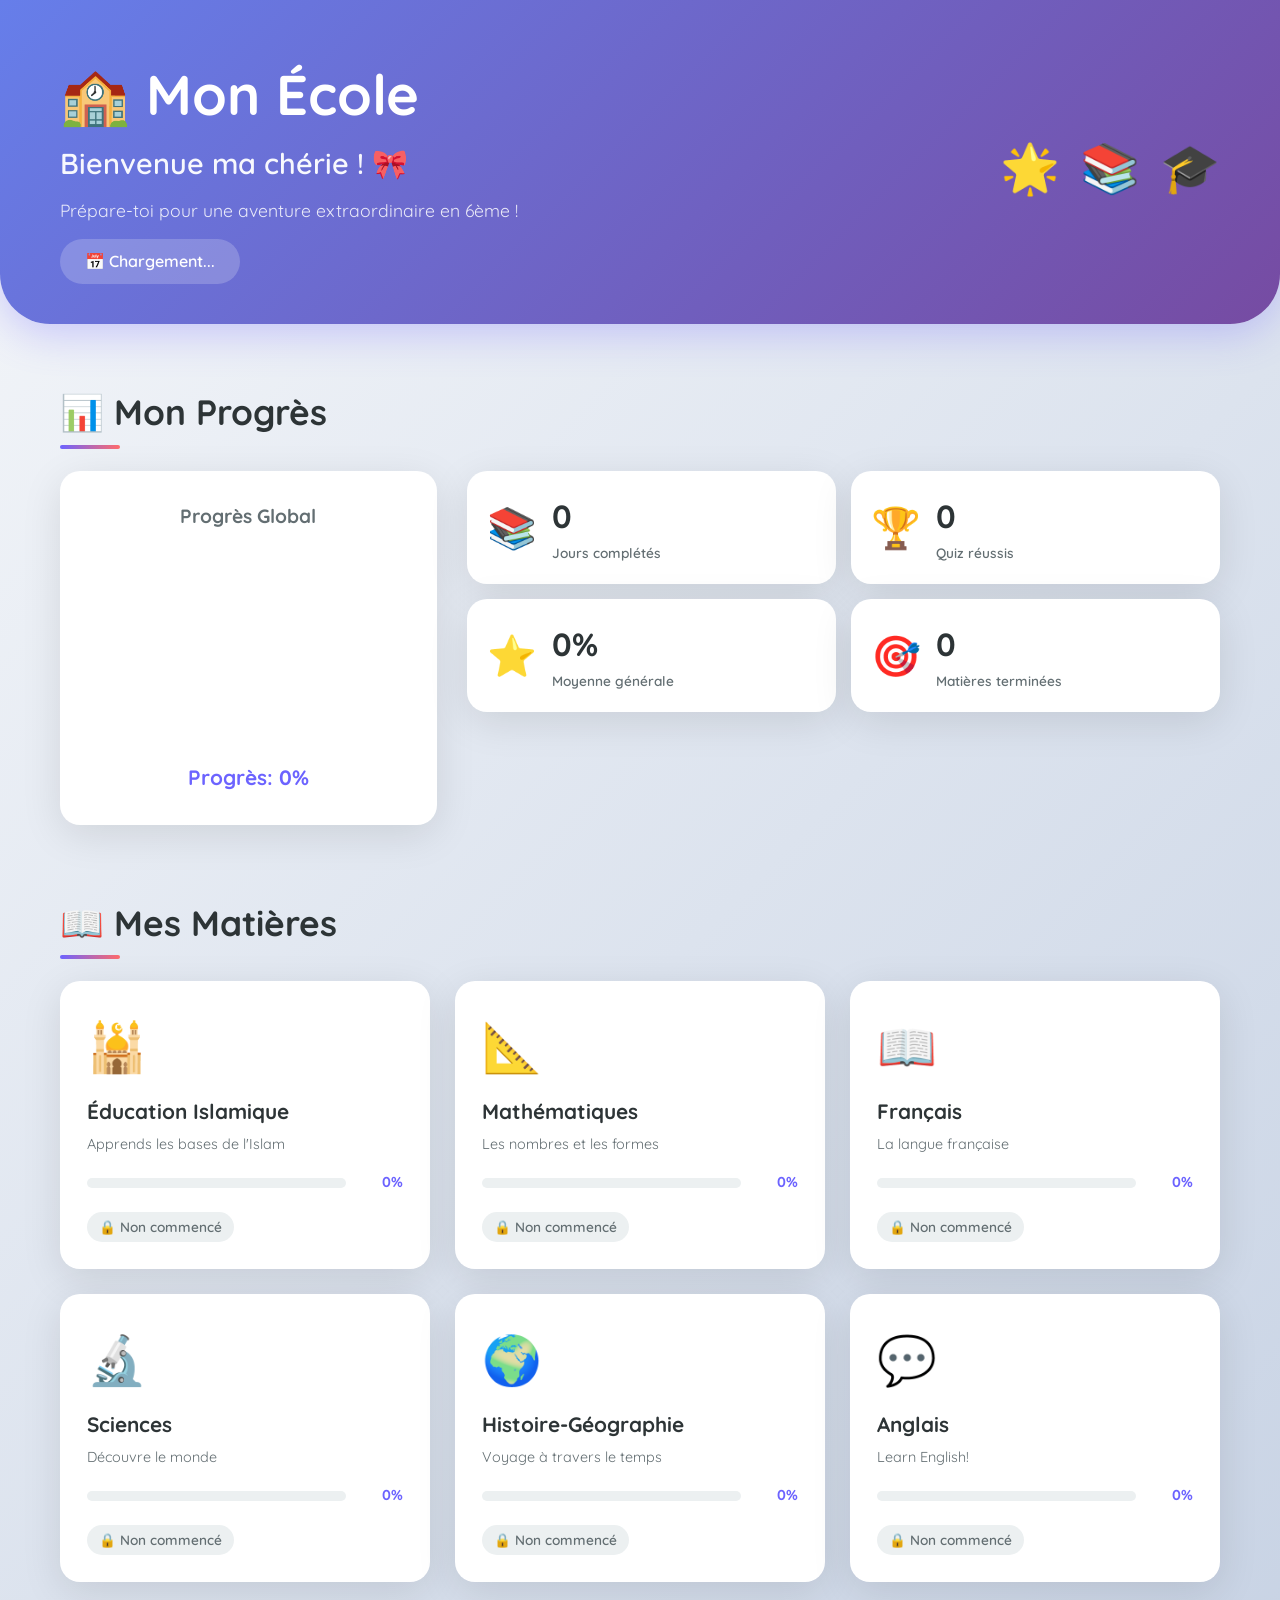
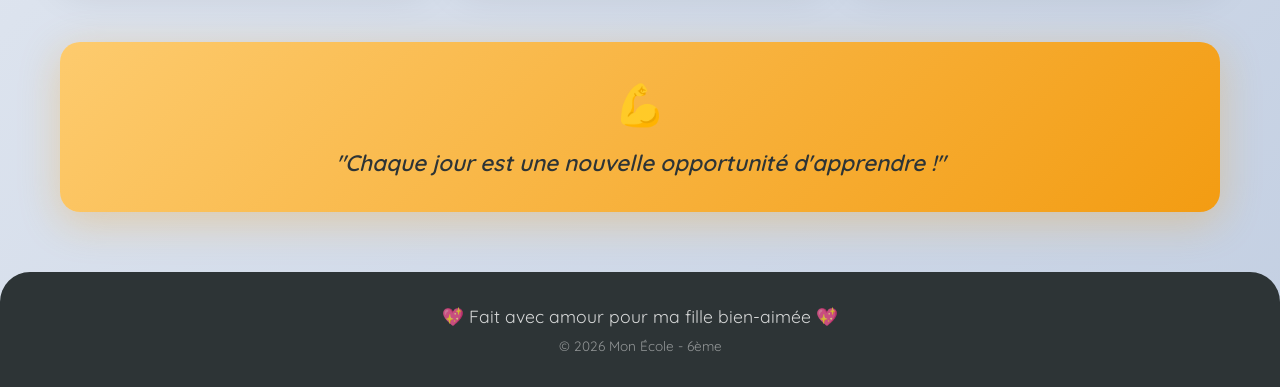
<file: index.html>
<!DOCTYPE html>
<html lang="fr">
<head>
    <meta charset="UTF-8">
    <meta name="viewport" content="width=device-width, initial-scale=1.0">
    <title>🏫 Mon École - 6ème</title>
    <link rel="stylesheet" href="css/style.css">
    <link href="https://fonts.googleapis.com/css2?family=Quicksand:wght@300;400;600;700&display=swap" rel="stylesheet">
</head>
<body>
    <header class="hero">
        <div class="container">
            <div class="hero-content">
                <div class="hero-text">
                    <h1>🏫 Mon École</h1>
                    <p class="subtitle">Bienvenue ma chérie ! 🎀</p>
                    <p class="description">Prépare-toi pour une aventure extraordinaire en 6ème !</p>
                    <div class="date-display">📅 <span id="date-text">Chargement...</span></div>
                </div>
                <div class="hero-emoji">
                    <span class="floating-emoji">🌟</span>
                    <span class="floating-emoji">📚</span>
                    <span class="floating-emoji">🎓</span>
                </div>
            </div>
        </div>
    </header>

    <section class="dashboard">
        <div class="container">
            <h2 class="section-title">📊 Mon Progrès</h2>
            <div class="dashboard-grid">
                <div class="chart-card">
                    <h3>Progrès Global</h3>
                    <div class="chart-container">
                        <canvas id="progressChart" width="200" height="200"></canvas>
                    </div>
                    <p class="chart-label">Progrès: <span id="globalProgress">0%</span></p>
                </div>
                <div class="stats-grid">
                    <div class="stat-card"><span class="stat-icon">📚</span><div class="stat-info"><span class="stat-number" id="totalDays">0</span><span class="stat-label">Jours complétés</span></div></div>
                    <div class="stat-card"><span class="stat-icon">🏆</span><div class="stat-info"><span class="stat-number" id="passedQuizzes">0</span><span class="stat-label">Quiz réussis</span></div></div>
                    <div class="stat-card"><span class="stat-icon">⭐</span><div class="stat-info"><span class="stat-number" id="avgScore">0%</span><span class="stat-label">Moyenne générale</span></div></div>
                    <div class="stat-card"><span class="stat-icon">🎯</span><div class="stat-info"><span class="stat-number" id="subjectsCompleted">0</span><span class="stat-label">Matières terminées</span></div></div>
                </div>
            </div>
        </div>
    </section>

    <section class="subjects">
        <div class="container">
            <h2 class="section-title">📖 Mes Matières</h2>
            <div class="subject-grid">
                <a href="islam.html" class="subject-card"><div class="subject-icon">🕌</div><h3>Éducation Islamique</h3><p class="subject-desc">Apprends les bases de l'Islam</p><div class="gauge-container"><div class="gauge-track"><div class="gauge-fill" id="gauge-islam"></div></div><span class="gauge-percent" id="percent-islam">0%</span></div><span class="subject-status" id="status-islam">🔒 Non commencé</span><span class="subject-arrow">→</span></a>
                <a href="maths.html" class="subject-card"><div class="subject-icon">📐</div><h3>Mathématiques</h3><p class="subject-desc">Les nombres et les formes</p><div class="gauge-container"><div class="gauge-track"><div class="gauge-fill" id="gauge-maths"></div></div><span class="gauge-percent" id="percent-maths">0%</span></div><span class="subject-status" id="status-maths">🔒 Non commencé</span><span class="subject-arrow">→</span></a>
                <a href="francais.html" class="subject-card"><div class="subject-icon">📖</div><h3>Français</h3><p class="subject-desc">La langue française</p><div class="gauge-container"><div class="gauge-track"><div class="gauge-fill" id="gauge-francais"></div></div><span class="gauge-percent" id="percent-francais">0%</span></div><span class="subject-status" id="status-francais">🔒 Non commencé</span><span class="subject-arrow">→</span></a>
                <a href="sciences.html" class="subject-card"><div class="subject-icon">🔬</div><h3>Sciences</h3><p class="subject-desc">Découvre le monde</p><div class="gauge-container"><div class="gauge-track"><div class="gauge-fill" id="gauge-sciences"></div></div><span class="gauge-percent" id="percent-sciences">0%</span></div><span class="subject-status" id="status-sciences">🔒 Non commencé</span><span class="subject-arrow">→</span></a>
                <a href="histoire.html" class="subject-card"><div class="subject-icon">🌍</div><h3>Histoire-Géographie</h3><p class="subject-desc">Voyage à travers le temps</p><div class="gauge-container"><div class="gauge-track"><div class="gauge-fill" id="gauge-histoire"></div></div><span class="gauge-percent" id="percent-histoire">0%</span></div><span class="subject-status" id="status-histoire">🔒 Non commencé</span><span class="subject-arrow">→</span></a>
                <a href="anglais.html" class="subject-card"><div class="subject-icon">💬</div><h3>Anglais</h3><p class="subject-desc">Learn English!</p><div class="gauge-container"><div class="gauge-track"><div class="gauge-fill" id="gauge-anglais"></div></div><span class="gauge-percent" id="percent-anglais">0%</span></div><span class="subject-status" id="status-anglais">🔒 Non commencé</span><span class="subject-arrow">→</span></a>
            </div>
        </div>
    </section>

    <section class="motivation">
        <div class="container">
            <div class="motivation-card">
                <span class="motivation-emoji">💪</span>
                <p id="daily-message">"Chaque jour est une nouvelle opportunité d'apprendre !"</p>
            </div>
        </div>
    </section>

    <footer>
        <div class="container">
            <p>💖 Fait avec amour pour ma fille bien-aimée 💖</p>
            <p class="footer-small">© 2026 Mon École - 6ème</p>
        </div>
    </footer>

    <script src="js/script.js"></script>
</body>
</html>
</file>
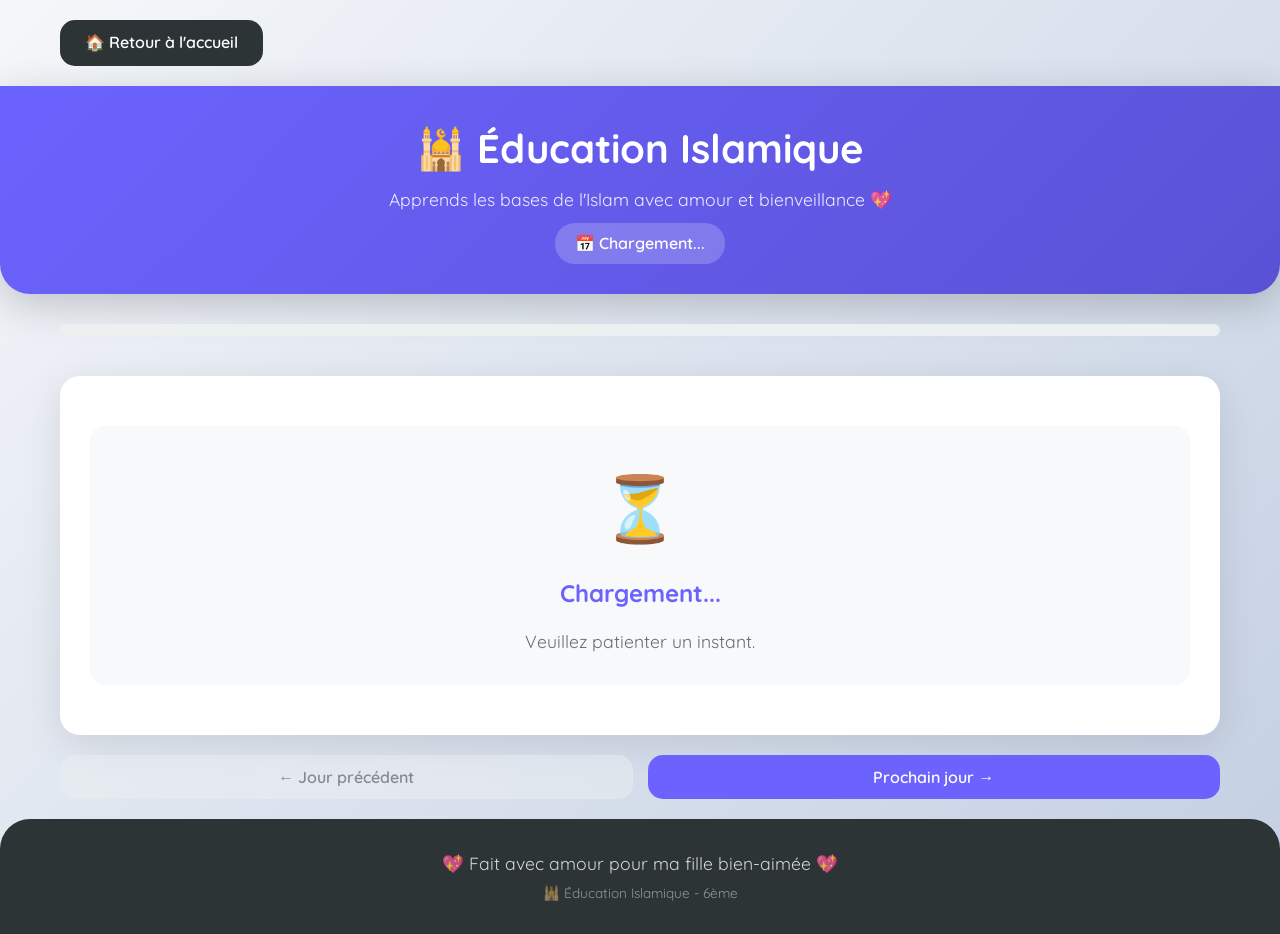
<file: Islam.html>
<!DOCTYPE html>
<html lang="fr">
<head>
    <meta charset="UTF-8">
    <meta name="viewport" content="width=device-width, initial-scale=1.0">
    <title>🕌 Éducation Islamique - Mon École</title>
    <link rel="stylesheet" href="css/style.css">
    <link href="https://fonts.googleapis.com/css2?family=Quicksand:wght@300;400;600;700&display=swap" rel="stylesheet">
    <style>
        .islam-color { background: linear-gradient(135deg, #6C63FF 0%, #5A52D5 100%); }
    </style>
</head>
<body>

    <div class="container" style="padding-top: 20px;">
        <a href="index.html" class="btn-back-home">🏠 Retour à l'accueil</a>
    </div>

    <header class="matiere-header islam-color">
        <div class="container">
            <h1>🕌 Éducation Islamique</h1>
            <p class="subtitle">Apprends les bases de l'Islam avec amour et bienveillance 💖</p>
            <div class="date-info" id="matiere-date">📅 Chargement...</div>
        </div>
    </header>

    <div class="container">

        <div class="progress-bar-container">
            <div class="progress-bar-fill" id="subjectProgress" style="width: 0%;"></div>
        </div>

        <div class="week-progress" id="weekProgress"></div>

        <div id="lessonContainer" class="lesson-container">
            <div class="message-box">
                <div class="big-emoji">⏳</div>
                <h3>Chargement...</h3>
                <p>Veuillez patienter un instant.</p>
            </div>
        </div>

        <div class="navigation-buttons">
            <button class="btn-prev" id="prevDay" disabled>← Jour précédent</button>
            <button class="btn-next" id="nextDay">Prochain jour →</button>
        </div>

        <div id="quizContainer" class="quiz-container"></div>

    </div>

    <footer>
        <div class="container">
            <p>💖 Fait avec amour pour ma fille bien-aimée 💖</p>
            <p class="footer-small">🕌 Éducation Islamique - 6ème</p>
        </div>
    </footer>

    <script src="js/script.js"></script>
    <script>
        // ============================================ //
        // DONNÉES SPÉCIFIQUES - ISLAM (7 JOURS) //
        // ============================================ //

        const SUBJECT_KEY = 'islam';

        const DAYS_DATA = {
            1: {
                title: 'Jour 1: Les 5 Piliers de l\'Islam',
                content: `
                    <div class="lesson-content">
                        <h3>📖 Les 5 Piliers de l'Islam</h3>
                        <p>L'Islam repose sur 5 piliers essentiels qui guident la vie de chaque musulman :</p>
                        <ul>
                            <li><strong>1. La Shahada</strong> - La profession de foi : "Il n'y a de dieu qu'Allah et Muhammad est Son messager"</li>
                            <li><strong>2. La Salat</strong> - Les 5 prières quotidiennes</li>
                            <li><strong>3. La Zakat</strong> - L'aumône obligatoire (2.5% de l'épargne)</li>
                            <li><strong>4. Le Sawm</strong> - Le jeûne du mois de Ramadan</li>
                            <li><strong>5. Le Hajj</strong> - Le pèlerinage à La Mecque (au moins une fois dans la vie)</li>
                        </ul>
                        <div class="lesson-tip">💡 Astuce : Les piliers sont comme les fondations d'une maison - ils soutiennent toute la structure de l'Islam !</div>
                    </div>
                `,
                quiz: {
                    questions: [
                        { question: "Combien y a-t-il de piliers en Islam ?", options: ["3", "4", "5", "6"], correct: 2 },
                        { question: "Que signifie la Shahada ?", options: ["La prière", "La profession de foi", "Le jeûne", "Le pèlerinage"], correct: 1 },
                        { question: "Combien de prières quotidiennes y a-t-il en Islam ?", options: ["3", "4", "5", "6"], correct: 2 },
                        { question: "Qu'est-ce que la Zakat ?", options: ["Le jeûne", "L'aumône obligatoire", "Le pèlerinage", "La prière"], correct: 1 },
                        { question: "Pendant quel mois musulman pratique-t-on le jeûne ?", options: ["Muharram", "Ramadan", "Dhu al-Hijjah", "Rabi' al-Awwal"], correct: 1 }
                    ]
                }
            },
            2: {
                title: 'Jour 2: La Shahada - La Profession de Foi',
                content: `
                    <div class="lesson-content">
                        <h3>📖 La Shahada</h3>
                        <p>La Shahada est la porte d'entrée de l'Islam. C'est la déclaration qui fait devenir musulman.</p>
                        <div class="arabic-text">
                            <p>أشهد أن لا إله إلا الله وأشهد أن محمداً رسول الله</p>
                            <p><em>"Ash-hadu an la ilaha illa Allah, wa ash-hadu anna Muhammadan rasulu Allah"</em></p>
                        </div>
                        <p><strong>Signification :</strong></p>
                        <ul>
                            <li>🔹 <strong>"La ilaha illa Allah"</strong> : Il n'y a de dieu qu'Allah</li>
                            <li>🔹 <strong>"Muhammadan rasulu Allah"</strong> : Muhammad est le messager d'Allah</li>
                        </ul>
                        <div class="lesson-tip">💡 Pour être musulman, il suffit de prononcer la Shahada avec sincérité et conviction !</div>
                    </div>
                `,
                quiz: {
                    questions: [
                        { question: "Que signifie 'La ilaha illa Allah' ?", options: ["Dieu est grand", "Il n'y a de dieu qu'Allah", "Muhammad est le messager", "Allah est le seul"], correct: 1 },
                        { question: "Qui est le dernier prophète de l'Islam ?", options: ["Ibrahim (Abraham)", "Musa (Moïse)", "Muhammad", "Isa (Jésus)"], correct: 2 },
                        { question: "Qu'est-ce que la Shahada ?", options: ["La prière", "La profession de foi", "Le jeûne", "Le pèlerinage"], correct: 1 },
                        { question: "La Shahada est-elle importante en Islam ?", options: ["Non, c'est facultatif", "Oui, c'est le premier pilier", "Seulement pour les adultes", "Pas vraiment"], correct: 1 },
                        { question: "Que signifie 'Muhammadan rasulu Allah' ?", options: ["Muhammad est aimé d'Allah", "Muhammad est le messager d'Allah", "Muhammad est le fils d'Allah", "Muhammad est un prophète"], correct: 1 }
                    ]
                }
            },
            3: {
                title: 'Jour 3: La Salat - La Prière',
                content: `
                    <div class="lesson-content">
                        <h3>🕌 La Salat - Les 5 Prières Quotidiennes</h3>
                        <p>La Salat est le deuxième pilier de l'Islam. C'est une prière rituelle que tout musulman doit accomplir 5 fois par jour.</p>
                        <p><strong>Les 5 prières obligatoires :</strong></p>
                        <ul>
                            <li>🌅 <strong>Fajr</strong> - Avant le lever du soleil (2 rak'ahs)</li>
                            <li>☀️ <strong>Dhuhr</strong> - Après le midi (4 rak'ahs)</li>
                            <li>🌤️ <strong>Asr</strong> - L'après-midi (4 rak'ahs)</li>
                            <li>🌅 <strong>Maghrib</strong> - Après le coucher du soleil (3 rak'ahs)</li>
                            <li>🌙 <strong>Isha</strong> - La nuit (4 rak'ahs)</li>
                        </ul>
                        <div class="lesson-tip">💡 La prière est un moment de connexion directe avec Allah. C'est comme une conversation personnelle !</div>
                    </div>
                `,
                quiz: {
                    questions: [
                        { question: "Combien de prières quotidiennes y a-t-il en Islam ?", options: ["3", "4", "5", "7"], correct: 2 },
                        { question: "Quelle prière est faite avant le lever du soleil ?", options: ["Dhuhr", "Fajr", "Asr", "Maghrib"], correct: 1 },
                        { question: "Combien de rak'ahs a la prière de Maghrib ?", options: ["2", "3", "4", "5"], correct: 1 },
                        { question: "La Salat est le combien de pilier de l'Islam ?", options: ["1er", "2ème", "3ème", "4ème"], correct: 1 },
                        { question: "Quelle prière est faite pendant la nuit ?", options: ["Fajr", "Dhuhr", "Maghrib", "Isha"], correct: 3 }
                    ]
                }
            },
            4: {
                title: 'Jour 4: La Zakat - L\'Aumône Obligatoire',
                content: `
                    <div class="lesson-content">
                        <h3>💰 La Zakat - L'Aumône Obligatoire</h3>
                        <p>La Zakat est le troisième pilier de l'Islam. C'est une aumône obligatoire que tout musulman doit donner.</p>
                        <p><strong>Points importants :</strong></p>
                        <ul>
                            <li>🔹 On donne <strong>2.5%</strong> de son épargne chaque année</li>
                            <li>🔹 La Zakat purifie l'argent et aide les pauvres</li>
                            <li>🔹 Elle est donnée aux personnes dans le besoin : pauvres, orphelins, voyageurs, etc.</li>
                            <li>🔹 C'est un droit des pauvres sur l'argent des riches</li>
                        </ul>
                        <div class="lesson-tip">💡 La Zakat enseigne le partage et la solidarité. L'argent ne doit pas rester entre les mains des riches seulement !</div>
                    </div>
                `,
                quiz: {
                    questions: [
                        { question: "Quel pourcentage de l'épargne donne-t-on en Zakat ?", options: ["1%", "2.5%", "5%", "10%"], correct: 1 },
                        { question: "La Zakat est le combien de pilier de l'Islam ?", options: ["1er", "2ème", "3ème", "4ème"], correct: 2 },
                        { question: "À qui donne-t-on la Zakat ?", options: ["Aux riches seulement", "Aux pauvres et dans le besoin", "Aux non-musulmans seulement", "À personne"], correct: 1 },
                        { question: "Quelle est la fréquence de la Zakat ?", options: ["Chaque mois", "Chaque année", "Une fois dans la vie", "Chaque jour"], correct: 1 },
                        { question: "La Zakat purifie-t-elle l'argent ?", options: ["Oui", "Non", "Parfois", "Seulement pour les riches"], correct: 0 }
                    ]
                }
            },
            5: {
                title: 'Jour 5: Le Sawm - Le Jeûne du Ramadan',
                content: `
                    <div class="lesson-content">
                        <h3>🌙 Le Sawm - Le Jeûne du Ramadan</h3>
                        <p>Le Sawm est le quatrième pilier de l'Islam. C'est le jeûne du mois de Ramadan.</p>
                        <p><strong>Ce qu'il faut savoir :</strong></p>
                        <ul>
                            <li>🔹 On jeûne <strong>de l'aube au coucher du soleil</strong></li>
                            <li>🔹 On ne mange pas, ne boit pas et on s'abstient de mauvaises actions</li>
                            <li>🔹 Le Ramadan est le 9ème mois du calendrier islamique</li>
                            <li>🔹 Le jeûne enseigne la patience, la discipline et l'empathie</li>
                            <li>🔹 Les enfants commencent à jeûner progressivement</li>
                        </ul>
                        <div class="lesson-tip">💡 Le jeûne permet de comprendre ce que les pauvres ressentent et d'être plus reconnaissant envers Allah !</div>
                    </div>
                `,
                quiz: {
                    questions: [
                        { question: "Pendant combien de temps jeûne-t-on pendant le Ramadan ?", options: ["Du lever au coucher du soleil", "Du midi au soir", "24 heures", "Du matin au midi"], correct: 0 },
                        { question: "Le Ramadan est quel mois du calendrier islamique ?", options: ["7ème", "8ème", "9ème", "10ème"], correct: 2 },
                        { question: "Le Sawm est le combien de pilier de l'Islam ?", options: ["2ème", "3ème", "4ème", "5ème"], correct: 2 },
                        { question: "Qu'apprend-on par le jeûne ?", options: ["La patience et la discipline", "La paresse", "La colère", "La tristesse"], correct: 0 },
                        { question: "Les enfants doivent-ils jeûner dès leur plus jeune âge ?", options: ["Oui, tout de suite", "Non, ils commencent progressivement", "Non, ils ne jeûnent jamais", "Seulement les garçons"], correct: 1 }
                    ]
                }
            },
            6: {
                title: 'Jour 6: Le Hajj - Le Pèlerinage',
                content: `
                    <div class="lesson-content">
                        <h3>🕋 Le Hajj - Le Pèlerinage à La Mecque</h3>
                        <p>Le Hajj est le cinquième pilier de l'Islam. C'est un pèlerinage à La Mecque que tout musulman doit faire au moins une fois dans sa vie, s'il en a les moyens.</p>
                        <p><strong>Ce qu'il faut savoir :</strong></p>
                        <ul>
                            <li>🔹 Il a lieu pendant le mois de <strong>Dhu al-Hijjah</strong></li>
                            <li>🔹 Les pèlerins portent un vêtement simple et blanc (Ihram)</li>
                            <li>🔹 Ils font le tour de la Kaaba 7 fois</li>
                            <li>🔹 Ils vont sur le mont Arafat pour prier</li>
                            <li>🔹 Le Hajj symbolise l'unité et l'égalité de tous les musulmans</li>
                        </ul>
                        <div class="lesson-tip">💡 Le Hajj rassemble des millions de musulmans du monde entier. Tous sont égaux devant Allah, quelle que soit leur origine !</div>
                    </div>
                `,
                quiz: {
                    questions: [
                        { question: "Le Hajj est le combien de pilier de l'Islam ?", options: ["3ème", "4ème", "5ème", "6ème"], correct: 2 },
                        { question: "Où se trouve La Mecque ?", options: ["Arabie Saoudite", "Égypte", "Maroc", "Turquie"], correct: 0 },
                        { question: "Combien de fois les pèlerins font-ils le tour de la Kaaba ?", options: ["3 fois", "5 fois", "7 fois", "10 fois"], correct: 2 },
                        { question: "Quel vêtement portent les pèlerins ?", options: ["Des vêtements colorés", "Un vêtement simple et blanc (Ihram)", "Des costumes", "Des uniformes"], correct: 1 },
                        { question: "Le Hajj doit être fait combien de fois dans une vie ?", options: ["Chaque année", "Au moins une fois", "Jamais", "10 fois"], correct: 1 }
                    ]
                }
            },
            7: {
                title: 'Jour 7: Quiz Hebdomadaire',
                content: `
                    <div class="lesson-content">
                        <h3>📚 Révision de la Semaine</h3>
                        <p>Félicitations ! Tu as terminé les 6 premiers jours d'apprentissage sur l'Islam. Voici un résumé de ce que tu as appris :</p>
                        <ul>
                            <li>📖 <strong>Jour 1</strong> : Les 5 Piliers de l'Islam</li>
                            <li>📖 <strong>Jour 2</strong> : La Shahada - La Profession de Foi</li>
                            <li>🕌 <strong>Jour 3</strong> : La Salat - Les 5 Prières</li>
                            <li>💰 <strong>Jour 4</strong> : La Zakat - L'Aumône Obligatoire</li>
                            <li>🌙 <strong>Jour 5</strong> : Le Sawm - Le Jeûne du Ramadan</li>
                            <li>🕋 <strong>Jour 6</strong> : Le Hajj - Le Pèlerinage</li>
                        </ul>
                        <div class="lesson-tip">🌟 Maintenant, prépare-toi pour le grand quiz hebdomadaire ! 20 questions t'attendent. Il faut au moins 65% pour réussir. Bonne chance !</div>
                    </div>
                `,
                quiz: {
                    questions: [
                        { question: "Combien y a-t-il de piliers en Islam ?", options: ["3", "4", "5", "6"], correct: 2 },
                        { question: "Qu'est-ce que la Shahada ?", options: ["La prière", "La profession de foi", "Le jeûne", "Le pèlerinage"], correct: 1 },
                        { question: "Combien de prières quotidiennes y a-t-il en Islam ?", options: ["3", "4", "5", "6"], correct: 2 },
                        { question: "Quel pourcentage de l'épargne donne-t-on en Zakat ?", options: ["1%", "2.5%", "5%", "10%"], correct: 1 },
                        { question: "Pendant quel mois musulman jeûne-t-on ?", options: ["Muharram", "Ramadan", "Dhu al-Hijjah", "Rabi' al-Awwal"], correct: 1 },
                        { question: "Où se trouve La Mecque ?", options: ["Arabie Saoudite", "Égypte", "Maroc", "Turquie"], correct: 0 },
                        { question: "Combien de fois les pèlerins font-ils le tour de la Kaaba ?", options: ["3 fois", "5 fois", "7 fois", "10 fois"], correct: 2 },
                        { question: "Le Sawm est le combien de pilier de l'Islam ?", options: ["2ème", "3ème", "4ème", "5ème"], correct: 2 },
                        { question: "La Salat est le combien de pilier de l'Islam ?", options: ["1er", "2ème", "3ème", "4ème"], correct: 1 },
                        { question: "Quelle prière est faite avant le lever du soleil ?", options: ["Dhuhr", "Fajr", "Asr", "Maghrib"], correct: 1 },
                        { question: "Le Hajj est le combien de pilier de l'Islam ?", options: ["3ème", "4ème", "5ème", "6ème"], correct: 2 },
                        { question: "Qu'apprend-on par le jeûne ?", options: ["La patience et la discipline", "La paresse", "La colère", "La tristesse"], correct: 0 },
                        { question: "À qui donne-t-on la Zakat ?", options: ["Aux riches seulement", "Aux pauvres et dans le besoin", "Aux non-musulmans seulement", "À personne"], correct: 1 },
                        { question: "Que signifie 'La ilaha illa Allah' ?", options: ["Dieu est grand", "Il n'y a de dieu qu'Allah", "Muhammad est le messager", "Allah est le seul"], correct: 1 },
                        { question: "Quel vêtement portent les pèlerins ?", options: ["Des vêtements colorés", "Un vêtement simple et blanc (Ihram)", "Des costumes", "Des uniformes"], correct: 1 },
                        { question: "Le Ramadan est quel mois du calendrier islamique ?", options: ["7ème", "8ème", "9ème", "10ème"], correct: 2 },
                        { question: "Qui est le dernier prophète de l'Islam ?", options: ["Ibrahim (Abraham)", "Musa (Moïse)", "Muhammad", "Isa (Jésus)"], correct: 2 },
                        { question: "La Zakat est le combien de pilier de l'Islam ?", options: ["1er", "2ème", "3ème", "4ème"], correct: 2 },
                        { question: "Combien de rak'ahs a la prière de Maghrib ?", options: ["2", "3", "4", "5"], correct: 1 },
                        { question: "Que signifie 'Muhammadan rasulu Allah' ?", options: ["Muhammad est aimé d'Allah", "Muhammad est le messager d'Allah", "Muhammad est le fils d'Allah", "Muhammad est un prophète"], correct: 1 }
                    ]
                }
            }
        };

        // ============================================ //
        // LOGIQUE SPÉCIFIQUE POUR L'ISLAM //
        // ============================================ //

        let currentViewDay = getCurrentDay();

        function getSubjectProgressLocal() {
            return getSubjectProgress(SUBJECT_KEY);
        }

        function updateSubjectProgressLocal(dayNumber, score) {
            return updateSubjectProgress(SUBJECT_KEY, dayNumber, score);
        }

        function isDayCompletedLocal(dayNumber) {
            return isDayCompleted(SUBJECT_KEY, dayNumber);
        }

        function renderLesson(dayNumber) {
            const container = document.getElementById('lessonContainer');
            const dayData = DAYS_DATA[dayNumber];

            if (!dayData) {
                container.innerHTML = `
                    <div class="message-box">
                        <div class="big-emoji">📚</div>
                        <h3>Leçon à venir</h3>
                        <p>Reviens bientôt pour découvrir cette leçon !</p>
                    </div>
                `;
                return;
            }

            const completed = isDayCompletedLocal(dayNumber);
            const unlocked = isDayUnlocked(dayNumber);
            const date = getDateForDay(dayNumber);

            let statusBadge = '';
            if (completed) statusBadge = '✅ Terminé';
            else if (unlocked) statusBadge = '🔵 À faire';
            else statusBadge = '🔒 Verrouillé';

            container.innerHTML = `
                <div class="day-badge">📅 Jour ${dayNumber} - ${formatDate(date)}</div>
                <div class="lesson-content">
                    ${dayData.content}
                    <div style="margin-top: 15px; font-size: 0.9rem; color: #636e72;">
                        Statut: <strong>${statusBadge}</strong>
                    </div>
                </div>
            `;

            const quizContainer = document.getElementById('quizContainer');
            if (unlocked) {
                quizContainer.classList.add('active');
                renderQuiz(dayNumber);
            } else {
                quizContainer.classList.remove('active');
            }

            document.getElementById('prevDay').disabled = (dayNumber <= 1);
            document.getElementById('nextDay').disabled = (dayNumber >= TOTAL_DAYS);
        }

        function renderQuiz(dayNumber) {
            const container = document.getElementById('quizContainer');
            const dayData = DAYS_DATA[dayNumber];

            if (!dayData || !dayData.quiz) {
                container.innerHTML = `<p>Aucun quiz pour cette leçon.</p>`;
                return;
            }

            const quiz = dayData.quiz;
            const completed = isDayCompletedLocal(dayNumber);

            if (completed) {
                const progress = getSubjectProgressLocal();
                const score = progress.scores[dayNumber] || 0;
                container.innerHTML = `
                    <h3>✅ Quiz terminé !</h3>
                    <div class="quiz-result success" style="display:block;">
                        🎉 Score: ${score}% - Bravo !
                    </div>
                    <p style="text-align:center; color:#636e72; margin-top:10px;">
                        Tu peux réviser la leçon quand tu veux.
                    </p>
                `;
                return;
            }

            let html = `<h3>📝 Quiz du Jour ${dayNumber}</h3>`;
            html += `<p>Réponds aux ${quiz.questions.length} questions ci-dessous :</p>`;

            quiz.questions.forEach((q, index) => {
                html += `
                    <div class="question" data-q="${index}">
                        <p>${index + 1}. ${q.question}</p>
                        <div class="options">
                            ${q.options.map((opt, i) => `
                                <label>
                                    <input type="radio" name="q${index}" value="${i}">
                                    ${opt}
                                </label>
                            `).join('')}
                        </div>
                    </div>
                `;
            });

            html += `
                <button class="btn-submit" onclick="submitQuiz(${dayNumber})">✅ Vérifier mes réponses</button>
                <div id="quizResult" class="quiz-result"></div>
            `;

            container.innerHTML = html;
        }

        window.submitQuiz = function(dayNumber) {
            const dayData = DAYS_DATA[dayNumber];
            if (!dayData || !dayData.quiz) return;

            const quiz = dayData.quiz;
            let correct = 0;
            const total = quiz.questions.length;

            quiz.questions.forEach((q, index) => {
                const selected = document.querySelector(`input[name="q${index}"]:checked`);
                if (selected && parseInt(selected.value) === q.correct) {
                    correct++;
                }
            });

            const score = Math.round((correct / total) * 100);
            const resultDiv = document.getElementById('quizResult');

            if (score >= 65) {
                resultDiv.className = 'quiz-result success';
                resultDiv.textContent = `🎉 Félicitations ! ${score}% - Quiz réussi !`;
                updateSubjectProgressLocal(dayNumber, score);
                setTimeout(() => {
                    renderLesson(dayNumber);
                    if (typeof updateDashboard === 'function') updateDashboard();
                }, 1500);
            } else {
                resultDiv.className = 'quiz-result fail';
                resultDiv.textContent = `📚 ${score}% - Réessaie ! Relis la leçon et retente ta chance.`;
            }
        };

        function renderWeekProgress() {
            const container = document.getElementById('weekProgress');
            let html = '';

            for (let i = 1; i <= TOTAL_DAYS; i++) {
                const completed = isDayCompletedLocal(i);
                const unlocked = isDayUnlocked(i);

                let className = 'week-day';
                if (completed) className += ' completed';
                else if (unlocked) className += ' current';
                else className += ' locked';

                const label = completed ? '✅' : (unlocked ? '📖' : '🔒');
                html += `<div class="${className}">${label} J${i}</div>`;
            }

            container.innerHTML = html;
        }

        function updateProgressBar() {
            const progress = getSubjectProgressLocal();
            const completed = progress.completedDays ? progress.completedDays.length : 0;
            const percent = Math.round((completed / TOTAL_DAYS) * 100);
            document.getElementById('subjectProgress').style.width = `${percent}%`;
        }

        function navigateToDay(direction) {
            const newDay = currentViewDay + direction;
            if (newDay < 1 || newDay > TOTAL_DAYS) return;
            currentViewDay = newDay;
            renderLesson(currentViewDay);
            document.getElementById('prevDay').disabled = (currentViewDay <= 1);
            document.getElementById('nextDay').disabled = (currentViewDay >= TOTAL_DAYS);
        }

        // ============================================ //
        // INITIALISATION //
        // ============================================ //

        document.addEventListener('DOMContentLoaded', function() {
            document.getElementById('matiere-date').textContent = '📅 ' + getTodayDate();

            // Vérifier si on est avant le début
            if (TODAY < START_DATE) {
                document.getElementById('lessonContainer').innerHTML = `
                    <div class="message-box">
                        <div class="big-emoji">⏳</div>
                        <h3>Les cours commencent le 14 juillet !</h3>
                        <p>Reviens le 14 juillet pour commencer l'aventure ! 🌟</p>
                    </div>
                `;
                document.getElementById('quizContainer').classList.remove('active');
                document.getElementById('prevDay').disabled = true;
                document.getElementById('nextDay').disabled = true;
                return;
            }

            renderLesson(currentViewDay);
            renderWeekProgress();
            updateProgressBar();

            document.getElementById('prevDay').disabled = (currentViewDay <= 1);
            document.getElementById('nextDay').disabled = (currentViewDay >= TOTAL_DAYS);

            document.getElementById('prevDay').addEventListener('click', function() { navigateToDay(-1); });
            document.getElementById('nextDay').addEventListener('click', function() { navigateToDay(1); });

            console.log('✅ Page Islam chargée avec succès !');
            console.log('📅 Aujourd\'hui:', getTodayDate());
            console.log('📚 Jour actuel:', currentViewDay);
        });
    </script>

</body>
</html>
</file>
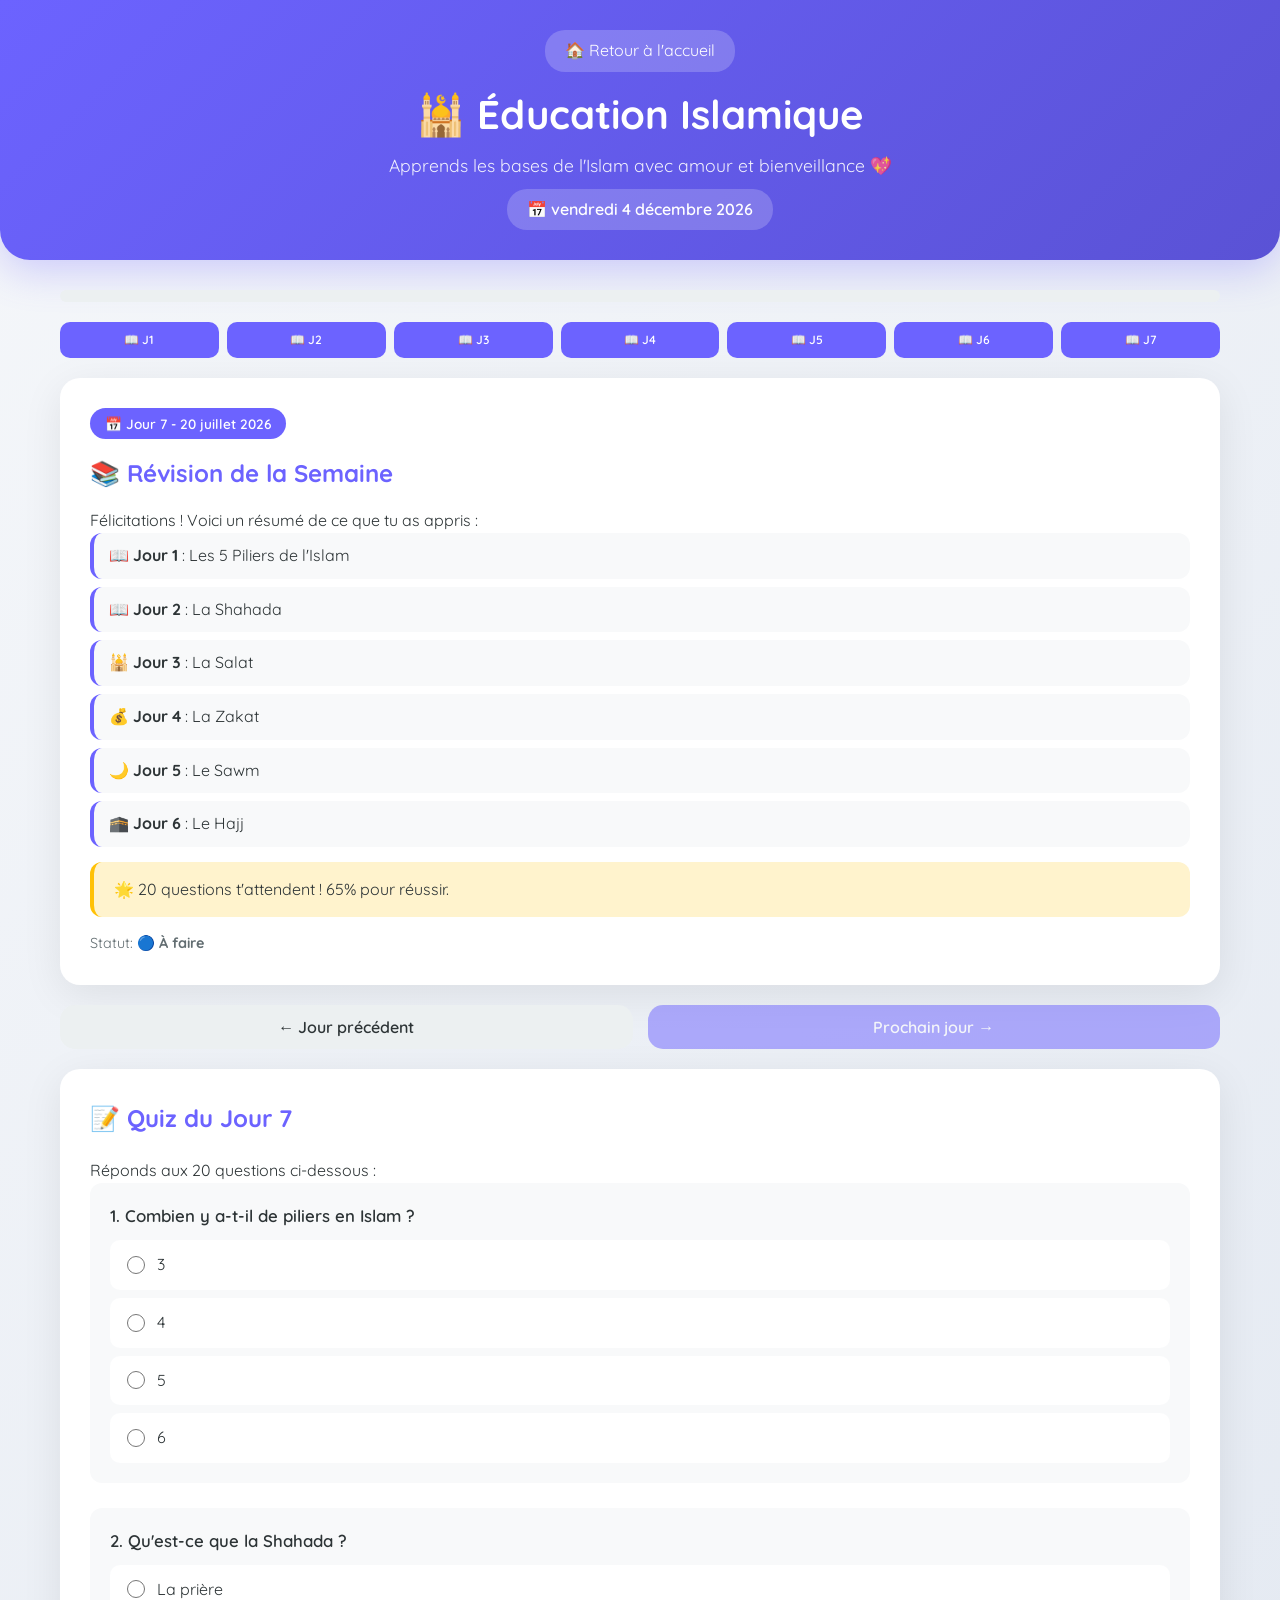
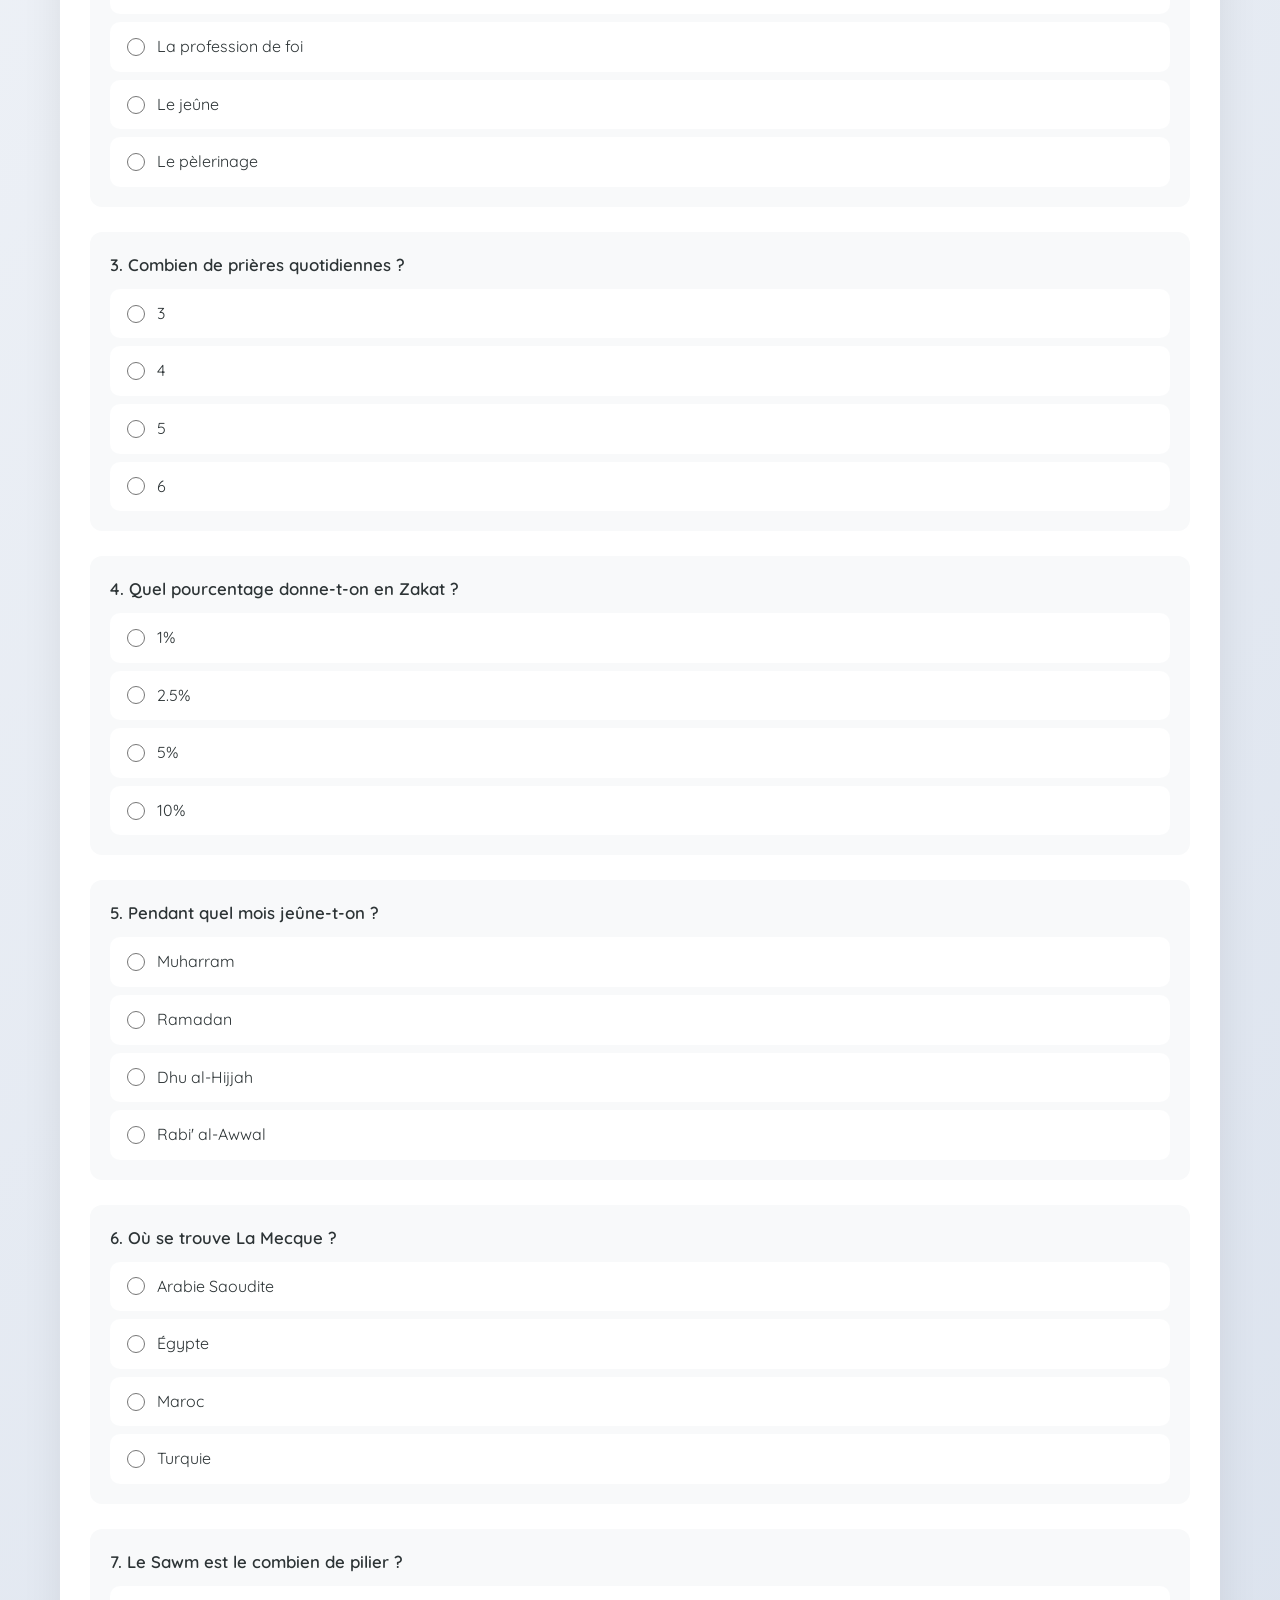
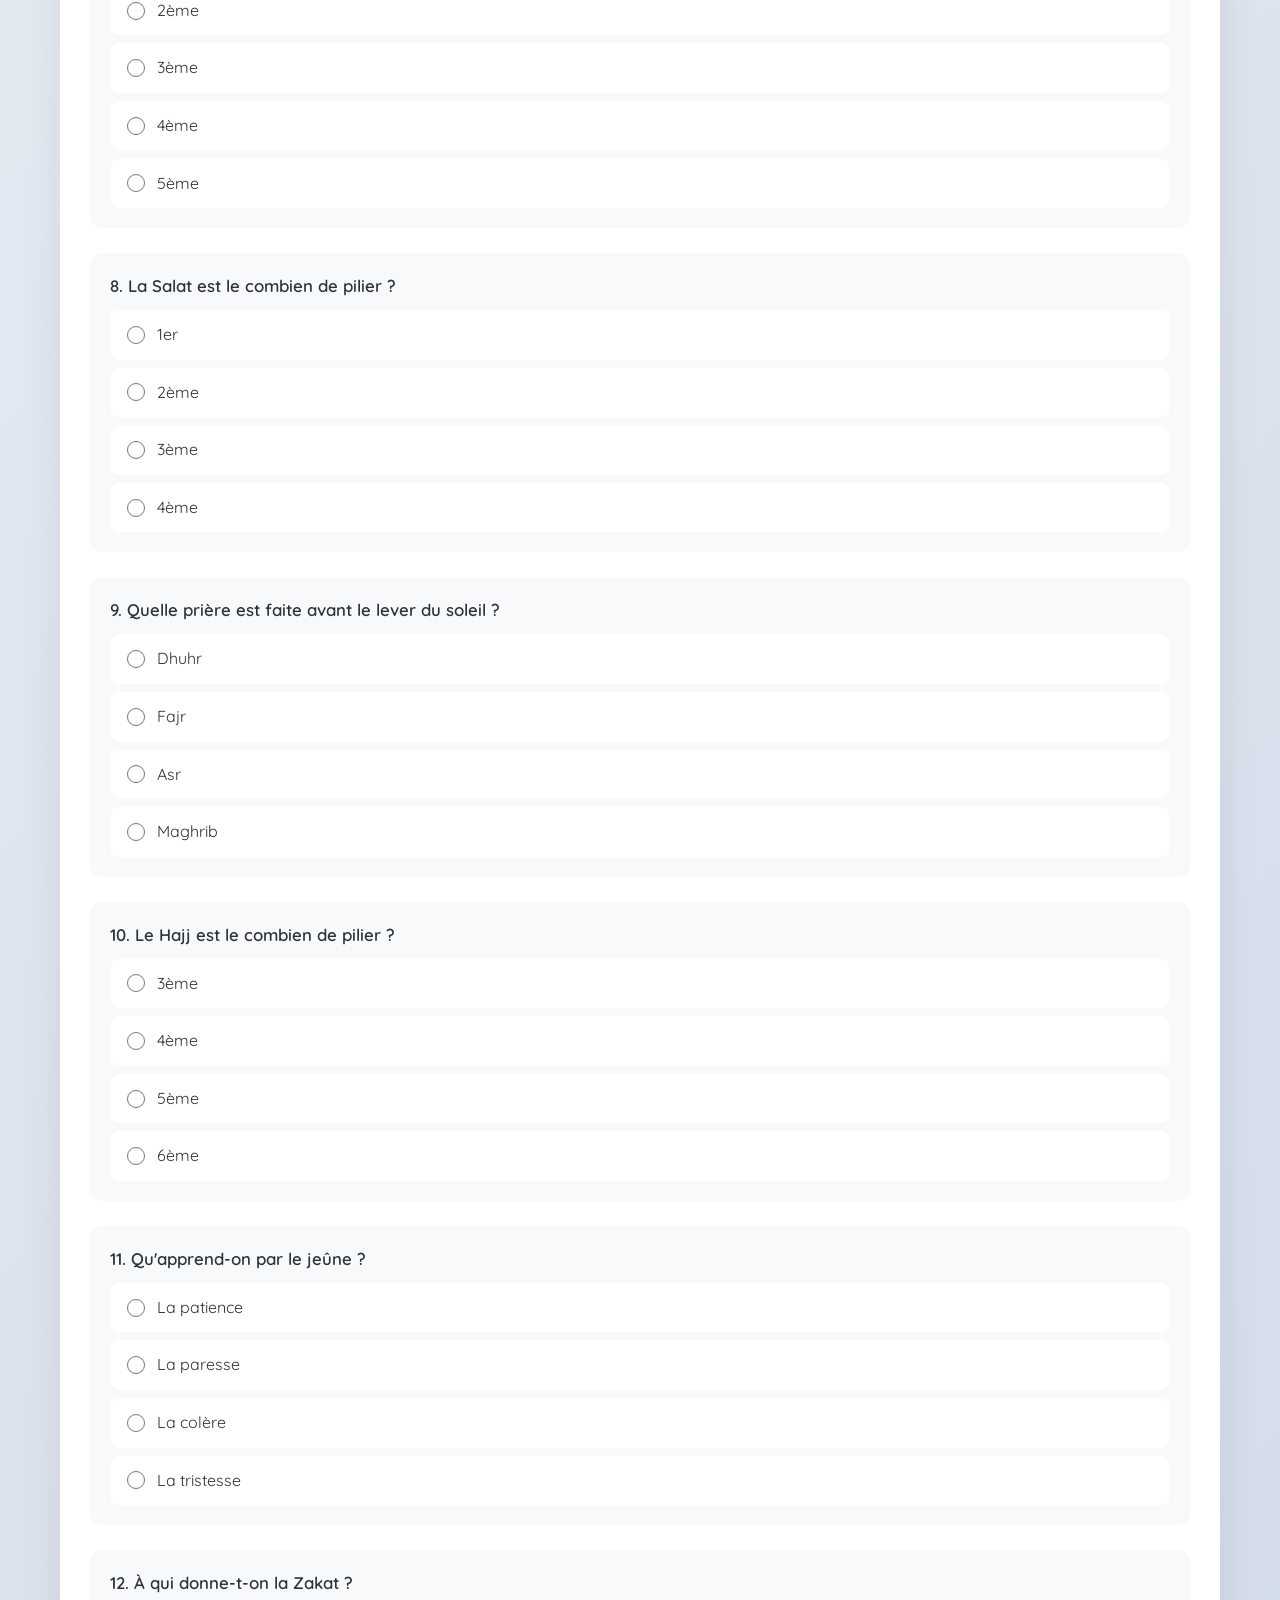
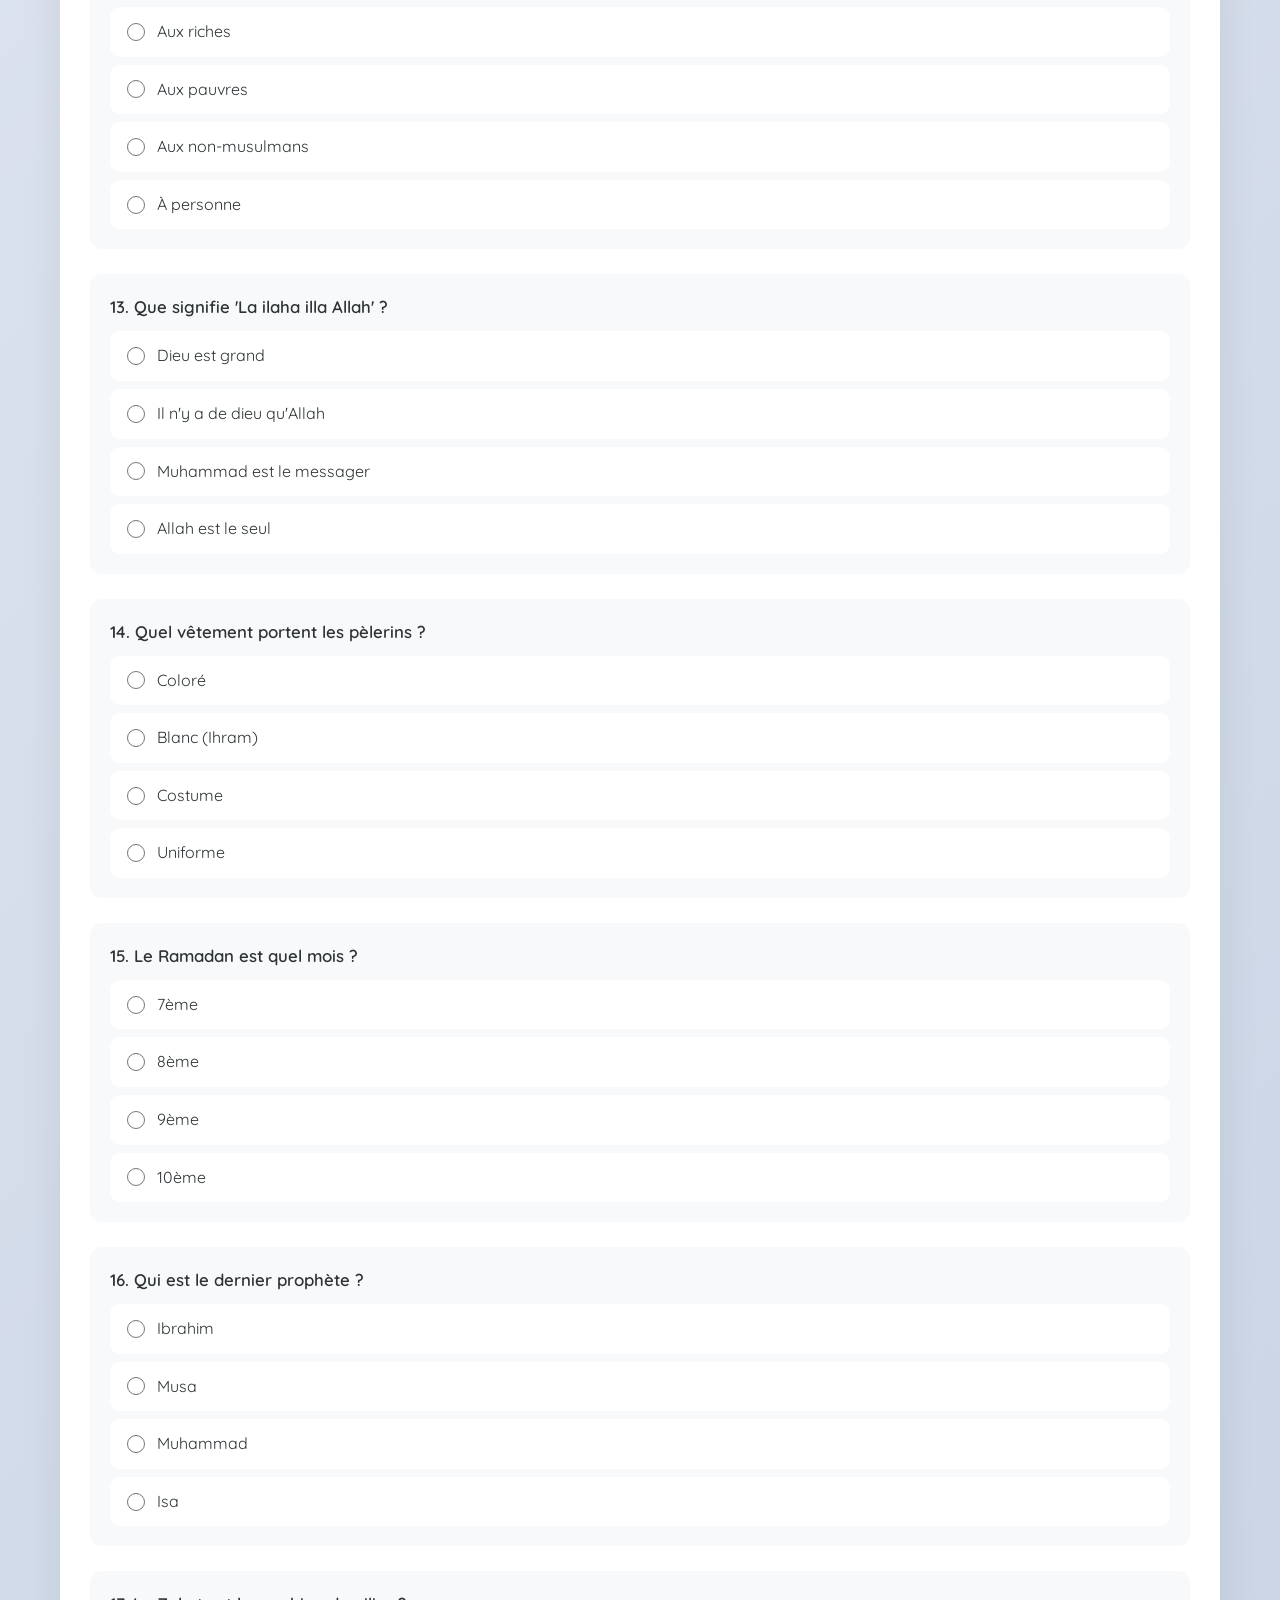
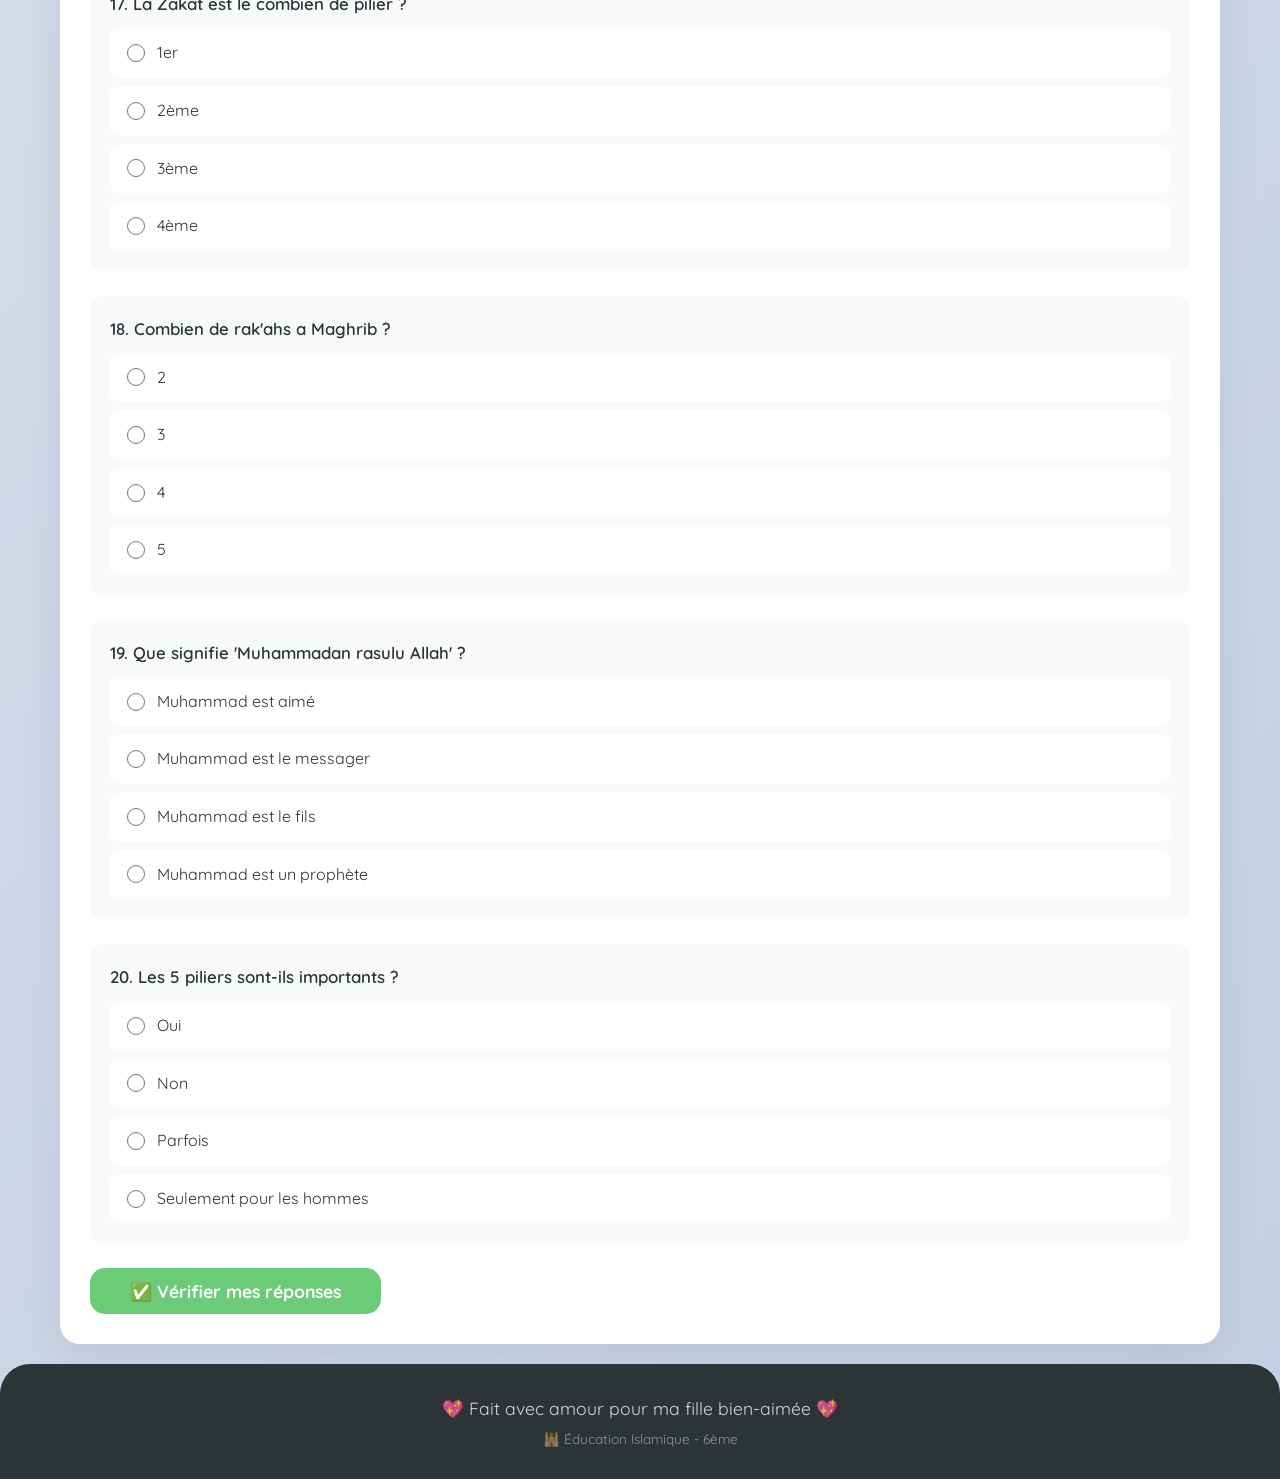
<file: pages/islam.html>
<!DOCTYPE html>
<html lang="fr">
<head>
    <meta charset="UTF-8">
    <meta name="viewport" content="width=device-width, initial-scale=1.0">
    <title>🕌 Éducation Islamique - Mon École</title>
    <!-- CHEMIN CORRIGÉ : ../ pour remonter d'un niveau -->
    <link rel="stylesheet" href="../css/style.css">
    <link href="https://fonts.googleapis.com/css2?family=Quicksand:wght@300;400;600;700&display=swap" rel="stylesheet">
    <style>
        /* ===== TOUS LES STYLES SONT ICI (pour éviter les problèmes de chargement) ===== */
        * { margin: 0; padding: 0; box-sizing: border-box; }
        body {
            font-family: 'Quicksand', sans-serif;
            background: linear-gradient(135deg, #f5f7fa 0%, #c3cfe2 100%);
            min-height: 100vh;
            color: #2d3436;
        }
        .container { max-width: 1200px; margin: 0 auto; padding: 0 20px; }
        
        .subject-header {
            background: linear-gradient(135deg, #6C63FF 0%, #5A52D5 100%);
            padding: 30px 20px;
            border-radius: 0 0 30px 30px;
            color: white;
            text-align: center;
            margin-bottom: 30px;
            box-shadow: 0 10px 40px rgba(108,99,255,0.3);
        }
        .subject-header h1 { font-size: 2.5rem; margin-bottom: 5px; }
        .subject-header .subtitle { font-size: 1.1rem; opacity: 0.9; }
        .subject-header .date-info {
            background: rgba(255,255,255,0.2);
            padding: 8px 20px;
            border-radius: 20px;
            display: inline-block;
            margin-top: 10px;
            font-weight: 600;
        }
        .back-home {
            display: inline-block;
            color: white;
            text-decoration: none;
            background: rgba(255,255,255,0.2);
            padding: 8px 20px;
            border-radius: 20px;
            margin-bottom: 10px;
            transition: all 0.3s;
        }
        .back-home:hover { background: rgba(255,255,255,0.3); transform: translateX(-3px); }
        
        .lesson-container {
            background: white;
            border-radius: 20px;
            padding: 30px;
            box-shadow: 0 10px 40px rgba(0,0,0,0.08);
            margin-bottom: 20px;
            min-height: 300px;
        }
        .lesson-container .day-badge {
            display: inline-block;
            background: #6C63FF;
            color: white;
            padding: 5px 15px;
            border-radius: 20px;
            font-size: 0.85rem;
            font-weight: 600;
            margin-bottom: 15px;
        }
        .lesson-container .lesson-content h3 {
            color: #6C63FF;
            font-size: 1.5rem;
            margin-bottom: 15px;
        }
        .lesson-container .lesson-content ul {
            list-style: none;
            padding: 0;
        }
        .lesson-container .lesson-content ul li {
            padding: 10px 15px;
            margin-bottom: 8px;
            background: #f8f9fa;
            border-radius: 12px;
            border-left: 4px solid #6C63FF;
        }
        .lesson-container .lesson-content .lesson-tip {
            background: #fff3cd;
            padding: 15px 20px;
            border-radius: 12px;
            margin-top: 15px;
            border-left: 4px solid #ffc107;
        }
        .lesson-container .lesson-content .arabic-text {
            background: #f0f0f0;
            padding: 20px;
            border-radius: 12px;
            text-align: center;
            font-size: 1.4rem;
            margin: 15px 0;
            direction: rtl;
            font-family: 'Arial', sans-serif;
        }
        .lesson-container .lesson-content .arabic-text em {
            display: block;
            font-size: 1rem;
            direction: ltr;
            color: #666;
            margin-top: 5px;
        }
        
        .navigation-buttons {
            display: flex;
            justify-content: space-between;
            gap: 15px;
            margin: 20px 0;
            flex-wrap: wrap;
        }
        .navigation-buttons button {
            padding: 12px 30px;
            border: none;
            border-radius: 15px;
            font-size: 1rem;
            font-weight: 600;
            cursor: pointer;
            transition: all 0.3s;
            font-family: 'Quicksand', sans-serif;
            flex: 1;
            min-width: 120px;
        }
        .btn-prev { background: #ecf0f1; color: #2d3436; }
        .btn-prev:hover:not(:disabled) { background: #d5d8da; transform: translateX(-3px); }
        .btn-next { background: #6C63FF; color: white; }
        .btn-next:hover:not(:disabled) { background: #5A52D5; transform: translateX(3px); box-shadow: 0 5px 20px rgba(108,99,255,0.3); }
        .btn-next:disabled, .btn-prev:disabled { opacity: 0.5; cursor: not-allowed; transform: none !important; }
        
        .quiz-container {
            background: white;
            border-radius: 20px;
            padding: 30px;
            box-shadow: 0 10px 40px rgba(0,0,0,0.08);
            margin-top: 20px;
            display: none;
        }
        .quiz-container.active { display: block; animation: fadeInUp 0.5s ease-out; }
        .quiz-container h3 { color: #6C63FF; font-size: 1.5rem; margin-bottom: 20px; }
        
        .question {
            margin-bottom: 25px;
            padding: 20px;
            background: #f8f9fa;
            border-radius: 12px;
        }
        .question p { font-weight: 600; margin-bottom: 10px; font-size: 1.05rem; }
        .options { display: flex; flex-direction: column; gap: 8px; }
        .options label {
            display: flex;
            align-items: center;
            gap: 12px;
            padding: 10px 15px;
            background: white;
            border-radius: 10px;
            cursor: pointer;
            transition: all 0.2s;
            border: 2px solid transparent;
        }
        .options label:hover { border-color: #8B83FF; background: #f0edff; }
        .options input[type="radio"] { width: 18px; height: 18px; accent-color: #6C63FF; }
        
        .btn-submit {
            background: #6BCB77;
            color: white;
            padding: 12px 40px;
            border: none;
            border-radius: 15px;
            font-size: 1.1rem;
            font-weight: 700;
            cursor: pointer;
            transition: all 0.3s;
            font-family: 'Quicksand', sans-serif;
        }
        .btn-submit:hover { transform: scale(1.03); box-shadow: 0 5px 20px rgba(107,203,119,0.3); }
        
        .quiz-result {
            padding: 20px;
            border-radius: 12px;
            margin-top: 20px;
            text-align: center;
            font-weight: 700;
            font-size: 1.2rem;
            display: none;
        }
        .quiz-result.success { display: block; background: #d4edda; color: #155724; border: 2px solid #6BCB77; }
        .quiz-result.fail { display: block; background: #f8d7da; color: #721c24; border: 2px solid #FF6B6B; }
        
        .progress-bar-container {
            background: #ecf0f1;
            border-radius: 15px;
            height: 12px;
            margin: 20px 0;
            overflow: hidden;
        }
        .progress-bar-fill {
            height: 100%;
            border-radius: 15px;
            background: linear-gradient(90deg, #8B83FF, #6C63FF);
            transition: width 0.8s cubic-bezier(0.4, 0, 0.2, 1);
            width: 0%;
        }
        
        .week-progress {
            display: flex;
            justify-content: space-between;
            gap: 8px;
            margin: 20px 0;
        }
        .week-day {
            flex: 1;
            text-align: center;
            padding: 8px 4px;
            border-radius: 10px;
            font-size: 0.75rem;
            font-weight: 600;
            background: #ecf0f1;
            color: #999;
            transition: all 0.3s;
        }
        .week-day.completed { background: #d4edda; color: #155724; }
        .week-day.current { background: #6C63FF; color: white; }
        .week-day.locked { background: #f8d7da; color: #721c24; }
        
        .message-box {
            text-align: center;
            padding: 30px;
            background: #f8f9fa;
            border-radius: 15px;
            margin: 20px 0;
        }
        .message-box .big-emoji { font-size: 4rem; }
        .message-box h3 { font-size: 1.5rem; color: #6C63FF; margin: 15px 0; }
        .message-box p { color: #636e72; font-size: 1.1rem; }
        
        footer {
            background: #2d3436;
            color: rgba(255,255,255,0.8);
            padding: 30px 20px;
            text-align: center;
            border-top-left-radius: 30px;
            border-top-right-radius: 30px;
            margin-top: 20px;
        }
        footer p { font-size: 1.1rem; }
        footer .footer-small { font-size: 0.85rem; opacity: 0.6; margin-top: 5px; }
        
        @media (max-width: 768px) {
            .subject-header h1 { font-size: 2rem; }
            .navigation-buttons button { padding: 10px 20px; font-size: 0.9rem; }
            .lesson-container { padding: 20px; }
            .quiz-container { padding: 20px; }
            .week-day { font-size: 0.6rem; padding: 5px 2px; }
        }
        @keyframes fadeInUp {
            from { opacity: 0; transform: translateY(30px); }
            to { opacity: 1; transform: translateY(0); }
        }
    </style>
</head>
<body>

    <header class="subject-header">
        <div class="container">
            <!-- CHEMIN CORRIGÉ : ../ pour remonter à la racine -->
            <a href="../index.html" class="back-home">🏠 Retour à l'accueil</a>
            <h1>🕌 Éducation Islamique</h1>
            <p class="subtitle">Apprends les bases de l'Islam avec amour et bienveillance 💖</p>
            <div class="date-info" id="current-date">📅 Chargement...</div>
        </div>
    </header>

    <div class="container">

        <div class="progress-bar-container">
            <div class="progress-bar-fill" id="subjectProgress" style="width: 0%;"></div>
        </div>

        <div class="week-progress" id="weekProgress"></div>

        <div id="lessonContainer" class="lesson-container">
            <div class="message-box">
                <div class="big-emoji">⏳</div>
                <h3>Chargement...</h3>
                <p>Veuillez patienter un instant.</p>
            </div>
        </div>

        <div class="navigation-buttons">
            <button class="btn-prev" id="prevDay" disabled>← Jour précédent</button>
            <button class="btn-next" id="nextDay">Prochain jour →</button>
        </div>

        <div id="quizContainer" class="quiz-container"></div>

    </div>

    <footer>
        <div class="container">
            <p>💖 Fait avec amour pour ma fille bien-aimée 💖</p>
            <p class="footer-small">🕌 Éducation Islamique - 6ème</p>
        </div>
    </footer>

    <script>
        // ============================================ //
        // TOUTES LES DONNÉES DE L'ISLAM (7 JOURS) //
        // ============================================ //
        
        const SUBJECT_DATA = {
            name: 'Éducation Islamique',
            icon: '🕌',
            color: '#6C63FF',
            startDate: '2026-07-14',
            days: {
                1: {
                    title: 'Jour 1: Les 5 Piliers de l\'Islam',
                    content: `
                        <div class="lesson-content">
                            <h3>📖 Les 5 Piliers de l'Islam</h3>
                            <p>L'Islam repose sur 5 piliers essentiels qui guident la vie de chaque musulman :</p>
                            <ul>
                                <li><strong>1. La Shahada</strong> - La profession de foi</li>
                                <li><strong>2. La Salat</strong> - Les 5 prières quotidiennes</li>
                                <li><strong>3. La Zakat</strong> - L'aumône obligatoire (2.5%)</li>
                                <li><strong>4. Le Sawm</strong> - Le jeûne du mois de Ramadan</li>
                                <li><strong>5. Le Hajj</strong> - Le pèlerinage à La Mecque</li>
                            </ul>
                            <div class="lesson-tip">💡 Les piliers sont comme les fondations d'une maison !</div>
                        </div>
                    `,
                    quiz: {
                        questions: [
                            { question: "Combien y a-t-il de piliers en Islam ?", options: ["3", "4", "5", "6"], correct: 2 },
                            { question: "Que signifie la Shahada ?", options: ["La prière", "La profession de foi", "Le jeûne", "Le pèlerinage"], correct: 1 },
                            { question: "Combien de prières quotidiennes y a-t-il ?", options: ["3", "4", "5", "6"], correct: 2 },
                            { question: "Qu'est-ce que la Zakat ?", options: ["Le jeûne", "L'aumône obligatoire", "Le pèlerinage", "La prière"], correct: 1 },
                            { question: "Pendant quel mois jeûne-t-on ?", options: ["Muharram", "Ramadan", "Dhu al-Hijjah", "Rabi' al-Awwal"], correct: 1 }
                        ]
                    }
                },
                2: {
                    title: 'Jour 2: La Shahada',
                    content: `
                        <div class="lesson-content">
                            <h3>📖 La Shahada - La Profession de Foi</h3>
                            <p>La Shahada est la porte d'entrée de l'Islam.</p>
                            <div class="arabic-text">
                                <p>أشهد أن لا إله إلا الله وأشهد أن محمداً رسول الله</p>
                                <p><em>"Ash-hadu an la ilaha illa Allah, wa ash-hadu anna Muhammadan rasulu Allah"</em></p>
                            </div>
                            <p><strong>Signification :</strong></p>
                            <ul>
                                <li>🔹 "La ilaha illa Allah" : Il n'y a de dieu qu'Allah</li>
                                <li>🔹 "Muhammadan rasulu Allah" : Muhammad est le messager d'Allah</li>
                            </ul>
                            <div class="lesson-tip">💡 Pour être musulman, il suffit de prononcer la Shahada avec sincérité !</div>
                        </div>
                    `,
                    quiz: {
                        questions: [
                            { question: "Que signifie 'La ilaha illa Allah' ?", options: ["Dieu est grand", "Il n'y a de dieu qu'Allah", "Muhammad est le messager", "Allah est le seul"], correct: 1 },
                            { question: "Qui est le dernier prophète de l'Islam ?", options: ["Ibrahim", "Musa", "Muhammad", "Isa"], correct: 2 },
                            { question: "Qu'est-ce que la Shahada ?", options: ["La prière", "La profession de foi", "Le jeûne", "Le pèlerinage"], correct: 1 },
                            { question: "La Shahada est-elle importante ?", options: ["Non", "Oui, c'est le premier pilier", "Seulement pour les adultes", "Pas vraiment"], correct: 1 },
                            { question: "Que signifie 'Muhammadan rasulu Allah' ?", options: ["Muhammad est aimé", "Muhammad est le messager", "Muhammad est le fils", "Muhammad est un prophète"], correct: 1 }
                        ]
                    }
                },
                3: {
                    title: 'Jour 3: La Salat - La Prière',
                    content: `
                        <div class="lesson-content">
                            <h3>🕌 La Salat - Les 5 Prières</h3>
                            <p>La Salat est le deuxième pilier de l'Islam.</p>
                            <ul>
                                <li>🌅 <strong>Fajr</strong> - Avant le lever du soleil</li>
                                <li>☀️ <strong>Dhuhr</strong> - Après le midi</li>
                                <li>🌤️ <strong>Asr</strong> - L'après-midi</li>
                                <li>🌅 <strong>Maghrib</strong> - Après le coucher du soleil</li>
                                <li>🌙 <strong>Isha</strong> - La nuit</li>
                            </ul>
                            <div class="lesson-tip">💡 La prière est un moment de connexion avec Allah !</div>
                        </div>
                    `,
                    quiz: {
                        questions: [
                            { question: "Combien de prières quotidiennes ?", options: ["3", "4", "5", "7"], correct: 2 },
                            { question: "Quelle prière est faite avant le lever du soleil ?", options: ["Dhuhr", "Fajr", "Asr", "Maghrib"], correct: 1 },
                            { question: "La Salat est le combien de pilier ?", options: ["1er", "2ème", "3ème", "4ème"], correct: 1 },
                            { question: "Quelle prière est faite la nuit ?", options: ["Fajr", "Dhuhr", "Maghrib", "Isha"], correct: 3 },
                            { question: "Combien de rak'ahs a Maghrib ?", options: ["2", "3", "4", "5"], correct: 1 }
                        ]
                    }
                },
                4: {
                    title: 'Jour 4: La Zakat',
                    content: `
                        <div class="lesson-content">
                            <h3>💰 La Zakat - L'Aumône</h3>
                            <p>La Zakat est le troisième pilier de l'Islam.</p>
                            <ul>
                                <li>🔹 On donne <strong>2.5%</strong> de son épargne</li>
                                <li>🔹 La Zakat purifie l'argent</li>
                                <li>🔹 Elle est donnée aux pauvres et dans le besoin</li>
                            </ul>
                            <div class="lesson-tip">💡 La Zakat enseigne le partage et la solidarité !</div>
                        </div>
                    `,
                    quiz: {
                        questions: [
                            { question: "Quel pourcentage donne-t-on en Zakat ?", options: ["1%", "2.5%", "5%", "10%"], correct: 1 },
                            { question: "La Zakat est le combien de pilier ?", options: ["1er", "2ème", "3ème", "4ème"], correct: 2 },
                            { question: "À qui donne-t-on la Zakat ?", options: ["Aux riches", "Aux pauvres", "Aux non-musulmans", "À personne"], correct: 1 },
                            { question: "Quelle est la fréquence de la Zakat ?", options: ["Chaque mois", "Chaque année", "Une fois dans la vie", "Chaque jour"], correct: 1 },
                            { question: "La Zakat purifie-t-elle l'argent ?", options: ["Oui", "Non", "Parfois", "Seulement pour les riches"], correct: 0 }
                        ]
                    }
                },
                5: {
                    title: 'Jour 5: Le Sawm - Le Jeûne',
                    content: `
                        <div class="lesson-content">
                            <h3>🌙 Le Sawm - Le Jeûne du Ramadan</h3>
                            <p>Le Sawm est le quatrième pilier de l'Islam.</p>
                            <ul>
                                <li>🔹 On jeûne <strong>de l'aube au coucher du soleil</strong></li>
                                <li>🔹 On ne mange pas et on ne boit pas</li>
                                <li>🔹 Le Ramadan est le 9ème mois du calendrier islamique</li>
                            </ul>
                            <div class="lesson-tip">💡 Le jeûne enseigne la patience et la discipline !</div>
                        </div>
                    `,
                    quiz: {
                        questions: [
                            { question: "Pendant combien de temps jeûne-t-on ?", options: ["Du lever au coucher du soleil", "Du midi au soir", "24 heures", "Du matin au midi"], correct: 0 },
                            { question: "Le Ramadan est quel mois ?", options: ["7ème", "8ème", "9ème", "10ème"], correct: 2 },
                            { question: "Le Sawm est le combien de pilier ?", options: ["2ème", "3ème", "4ème", "5ème"], correct: 2 },
                            { question: "Qu'apprend-on par le jeûne ?", options: ["La patience", "La paresse", "La colère", "La tristesse"], correct: 0 },
                            { question: "Les enfants doivent-ils jeûner dès leur plus jeune âge ?", options: ["Oui, tout de suite", "Non, progressivement", "Non, jamais", "Seulement les garçons"], correct: 1 }
                        ]
                    }
                },
                6: {
                    title: 'Jour 6: Le Hajj - Le Pèlerinage',
                    content: `
                        <div class="lesson-content">
                            <h3>🕋 Le Hajj - Le Pèlerinage</h3>
                            <p>Le Hajj est le cinquième pilier de l'Islam.</p>
                            <ul>
                                <li>🔹 Il a lieu pendant Dhu al-Hijjah</li>
                                <li>🔹 Les pèlerins portent un vêtement blanc (Ihram)</li>
                                <li>🔹 Ils font le tour de la Kaaba 7 fois</li>
                            </ul>
                            <div class="lesson-tip">💡 Le Hajj rassemble des millions de musulmans !</div>
                        </div>
                    `,
                    quiz: {
                        questions: [
                            { question: "Le Hajj est le combien de pilier ?", options: ["3ème", "4ème", "5ème", "6ème"], correct: 2 },
                            { question: "Où se trouve La Mecque ?", options: ["Arabie Saoudite", "Égypte", "Maroc", "Turquie"], correct: 0 },
                            { question: "Combien de fois les pèlerins font-ils le tour de la Kaaba ?", options: ["3", "5", "7", "10"], correct: 2 },
                            { question: "Quel vêtement portent les pèlerins ?", options: ["Coloré", "Blanc (Ihram)", "Costume", "Uniforme"], correct: 1 },
                            { question: "Le Hajj doit être fait combien de fois ?", options: ["Chaque année", "Au moins une fois", "Jamais", "10 fois"], correct: 1 }
                        ]
                    }
                },
                7: {
                    title: 'Jour 7: Quiz Hebdomadaire',
                    content: `
                        <div class="lesson-content">
                            <h3>📚 Révision de la Semaine</h3>
                            <p>Félicitations ! Voici un résumé de ce que tu as appris :</p>
                            <ul>
                                <li>📖 <strong>Jour 1</strong> : Les 5 Piliers de l'Islam</li>
                                <li>📖 <strong>Jour 2</strong> : La Shahada</li>
                                <li>🕌 <strong>Jour 3</strong> : La Salat</li>
                                <li>💰 <strong>Jour 4</strong> : La Zakat</li>
                                <li>🌙 <strong>Jour 5</strong> : Le Sawm</li>
                                <li>🕋 <strong>Jour 6</strong> : Le Hajj</li>
                            </ul>
                            <div class="lesson-tip">🌟 20 questions t'attendent ! 65% pour réussir.</div>
                        </div>
                    `,
                    quiz: {
                        questions: [
                            { question: "Combien y a-t-il de piliers en Islam ?", options: ["3", "4", "5", "6"], correct: 2 },
                            { question: "Qu'est-ce que la Shahada ?", options: ["La prière", "La profession de foi", "Le jeûne", "Le pèlerinage"], correct: 1 },
                            { question: "Combien de prières quotidiennes ?", options: ["3", "4", "5", "6"], correct: 2 },
                            { question: "Quel pourcentage donne-t-on en Zakat ?", options: ["1%", "2.5%", "5%", "10%"], correct: 1 },
                            { question: "Pendant quel mois jeûne-t-on ?", options: ["Muharram", "Ramadan", "Dhu al-Hijjah", "Rabi' al-Awwal"], correct: 1 },
                            { question: "Où se trouve La Mecque ?", options: ["Arabie Saoudite", "Égypte", "Maroc", "Turquie"], correct: 0 },
                            { question: "Le Sawm est le combien de pilier ?", options: ["2ème", "3ème", "4ème", "5ème"], correct: 2 },
                            { question: "La Salat est le combien de pilier ?", options: ["1er", "2ème", "3ème", "4ème"], correct: 1 },
                            { question: "Quelle prière est faite avant le lever du soleil ?", options: ["Dhuhr", "Fajr", "Asr", "Maghrib"], correct: 1 },
                            { question: "Le Hajj est le combien de pilier ?", options: ["3ème", "4ème", "5ème", "6ème"], correct: 2 },
                            { question: "Qu'apprend-on par le jeûne ?", options: ["La patience", "La paresse", "La colère", "La tristesse"], correct: 0 },
                            { question: "À qui donne-t-on la Zakat ?", options: ["Aux riches", "Aux pauvres", "Aux non-musulmans", "À personne"], correct: 1 },
                            { question: "Que signifie 'La ilaha illa Allah' ?", options: ["Dieu est grand", "Il n'y a de dieu qu'Allah", "Muhammad est le messager", "Allah est le seul"], correct: 1 },
                            { question: "Quel vêtement portent les pèlerins ?", options: ["Coloré", "Blanc (Ihram)", "Costume", "Uniforme"], correct: 1 },
                            { question: "Le Ramadan est quel mois ?", options: ["7ème", "8ème", "9ème", "10ème"], correct: 2 },
                            { question: "Qui est le dernier prophète ?", options: ["Ibrahim", "Musa", "Muhammad", "Isa"], correct: 2 },
                            { question: "La Zakat est le combien de pilier ?", options: ["1er", "2ème", "3ème", "4ème"], correct: 2 },
                            { question: "Combien de rak'ahs a Maghrib ?", options: ["2", "3", "4", "5"], correct: 1 },
                            { question: "Que signifie 'Muhammadan rasulu Allah' ?", options: ["Muhammad est aimé", "Muhammad est le messager", "Muhammad est le fils", "Muhammad est un prophète"], correct: 1 },
                            { question: "Les 5 piliers sont-ils importants ?", options: ["Oui", "Non", "Parfois", "Seulement pour les hommes"], correct: 0 }
                        ]
                    }
                }
            }
        };

        // ============================================ //
        // LOGIQUE DE LA PAGE //
        // ============================================ //

        const TOTAL_DAYS = 7;
        const START_DATE = new Date('2026-07-14');
        const TODAY = new Date();

        function getCurrentDay() {
            const start = new Date(START_DATE.getFullYear(), START_DATE.getMonth(), START_DATE.getDate());
            const today = new Date(TODAY.getFullYear(), TODAY.getMonth(), TODAY.getDate());
            const diffDays = Math.floor((today - start) / (1000 * 60 * 60 * 24));
            if (diffDays < 0) return 1;
            if (diffDays >= TOTAL_DAYS) return TOTAL_DAYS;
            return diffDays + 1;
        }

        function getTodayDate() {
            const options = { weekday: 'long', year: 'numeric', month: 'long', day: 'numeric' };
            return TODAY.toLocaleDateString('fr-FR', options);
        }

        function getDateForDay(dayNumber) {
            const date = new Date(START_DATE);
            date.setDate(date.getDate() + dayNumber - 1);
            return date;
        }

        function formatDate(date) {
            const options = { day: 'numeric', month: 'long', year: 'numeric' };
            return date.toLocaleDateString('fr-FR', options);
        }

        // Progress
        function getProgress() {
            try {
                const data = localStorage.getItem('monEcoleProgress');
                return data ? JSON.parse(data) : {};
            } catch { return {}; }
        }

        function saveProgress(progress) {
            localStorage.setItem('monEcoleProgress', JSON.stringify(progress));
        }

        function getSubjectProgress() {
            const progress = getProgress();
            return progress.islam || { completedDays: [], scores: {} };
        }

        function updateSubjectProgress(dayNumber, score) {
            const progress = getProgress();
            if (!progress.islam) progress.islam = { completedDays: [], scores: {} };
            if (!progress.islam.completedDays.includes(dayNumber)) {
                progress.islam.completedDays.push(dayNumber);
            }
            progress.islam.scores[dayNumber] = score;
            saveProgress(progress);
            return progress.islam;
        }

        function isDayCompleted(dayNumber) {
            const progress = getSubjectProgress();
            return progress.completedDays.includes(dayNumber);
        }

        function isDayUnlocked(dayNumber) {
            return dayNumber <= getCurrentDay();
        }

        // ============================================ //
        // RENDER //
        // ============================================ //

        let currentViewDay = getCurrentDay();

        function renderLesson(dayNumber) {
            const container = document.getElementById('lessonContainer');
            const dayData = SUBJECT_DATA.days[dayNumber];
            
            if (!dayData) {
                container.innerHTML = `
                    <div class="message-box">
                        <div class="big-emoji">📚</div>
                        <h3>Leçon à venir</h3>
                        <p>Reviens bientôt pour découvrir cette leçon !</p>
                    </div>
                `;
                return;
            }

            const completed = isDayCompleted(dayNumber);
            const unlocked = isDayUnlocked(dayNumber);
            const date = getDateForDay(dayNumber);
            
            let statusBadge = '';
            if (completed) statusBadge = '✅ Terminé';
            else if (unlocked) statusBadge = '🔵 À faire';
            else statusBadge = '🔒 Verrouillé';

            container.innerHTML = `
                <div class="day-badge">📅 Jour ${dayNumber} - ${formatDate(date)}</div>
                <div class="lesson-content">
                    ${dayData.content}
                    <div style="margin-top: 15px; font-size: 0.9rem; color: #636e72;">
                        Statut: <strong>${statusBadge}</strong>
                    </div>
                </div>
            `;

            const quizContainer = document.getElementById('quizContainer');
            if (unlocked) {
                quizContainer.classList.add('active');
                renderQuiz(dayNumber);
            } else {
                quizContainer.classList.remove('active');
            }

            document.getElementById('prevDay').disabled = (dayNumber <= 1);
            document.getElementById('nextDay').disabled = (dayNumber >= TOTAL_DAYS);
        }

        function renderQuiz(dayNumber) {
            const container = document.getElementById('quizContainer');
            const dayData = SUBJECT_DATA.days[dayNumber];
            
            if (!dayData || !dayData.quiz) {
                container.innerHTML = `<p>Aucun quiz pour cette leçon.</p>`;
                return;
            }

            const quiz = dayData.quiz;
            const completed = isDayCompleted(dayNumber);

            if (completed) {
                const progress = getSubjectProgress();
                const score = progress.scores[dayNumber] || 0;
                container.innerHTML = `
                    <h3>✅ Quiz terminé !</h3>
                    <div class="quiz-result success" style="display:block;">
                        🎉 Score: ${score}% - Bravo !
                    </div>
                    <p style="text-align:center; color:#636e72; margin-top:10px;">
                        Tu peux réviser la leçon quand tu veux.
                    </p>
                `;
                return;
            }

            let html = `<h3>📝 Quiz du Jour ${dayNumber}</h3>`;
            html += `<p>Réponds aux ${quiz.questions.length} questions ci-dessous :</p>`;

            quiz.questions.forEach((q, index) => {
                html += `
                    <div class="question" data-q="${index}">
                        <p>${index + 1}. ${q.question}</p>
                        <div class="options">
                            ${q.options.map((opt, i) => `
                                <label>
                                    <input type="radio" name="q${index}" value="${i}">
                                    ${opt}
                                </label>
                            `).join('')}
                        </div>
                    </div>
                `;
            });

            html += `
                <button class="btn-submit" onclick="submitQuiz(${dayNumber})">✅ Vérifier mes réponses</button>
                <div id="quizResult" class="quiz-result"></div>
            `;

            container.innerHTML = html;
        }

        window.submitQuiz = function(dayNumber) {
            const dayData = SUBJECT_DATA.days[dayNumber];
            if (!dayData || !dayData.quiz) return;

            const quiz = dayData.quiz;
            let correct = 0;
            const total = quiz.questions.length;

            quiz.questions.forEach((q, index) => {
                const selected = document.querySelector(`input[name="q${index}"]:checked`);
                if (selected && parseInt(selected.value) === q.correct) {
                    correct++;
                }
            });

            const score = Math.round((correct / total) * 100);
            const resultDiv = document.getElementById('quizResult');
            
            if (score >= 65) {
                resultDiv.className = 'quiz-result success';
                resultDiv.textContent = `🎉 Félicitations ! ${score}% - Quiz réussi !`;
                updateSubjectProgress(dayNumber, score);
                setTimeout(() => renderLesson(dayNumber), 1500);
            } else {
                resultDiv.className = 'quiz-result fail';
                resultDiv.textContent = `📚 ${score}% - Réessaie ! Relis la leçon et retente ta chance.`;
            }
        };

        function renderWeekProgress() {
            const container = document.getElementById('weekProgress');
            let html = '';

            for (let i = 1; i <= TOTAL_DAYS; i++) {
                const completed = isDayCompleted(i);
                const unlocked = isDayUnlocked(i);
                
                let className = 'week-day';
                if (completed) className += ' completed';
                else if (unlocked) className += ' current';
                else className += ' locked';

                const label = completed ? '✅' : (unlocked ? '📖' : '🔒');
                html += `<div class="${className}">${label} J${i}</div>`;
            }

            container.innerHTML = html;
        }

        function updateProgressBar() {
            const progress = getSubjectProgress();
            const completed = progress.completedDays ? progress.completedDays.length : 0;
            const percent = Math.round((completed / TOTAL_DAYS) * 100);
            document.getElementById('subjectProgress').style.width = `${percent}%`;
        }

        function navigateToDay(direction) {
            const newDay = currentViewDay + direction;
            if (newDay < 1 || newDay > TOTAL_DAYS) return;
            currentViewDay = newDay;
            renderLesson(currentViewDay);
            document.getElementById('prevDay').disabled = (currentViewDay <= 1);
            document.getElementById('nextDay').disabled = (currentViewDay >= TOTAL_DAYS);
        }

        // ============================================ //
        // INITIALISATION //
        // ============================================ //

        document.addEventListener('DOMContentLoaded', function() {
            document.getElementById('current-date').textContent = '📅 ' + getTodayDate();
            
            renderLesson(currentViewDay);
            renderWeekProgress();
            updateProgressBar();
            
            document.getElementById('prevDay').disabled = (currentViewDay <= 1);
            document.getElementById('nextDay').disabled = (currentViewDay >= TOTAL_DAYS);

            document.getElementById('prevDay').addEventListener('click', function() { navigateToDay(-1); });
            document.getElementById('nextDay').addEventListener('click', function() { navigateToDay(1); });

            // Vérifier si on est avant le début
            if (TODAY < START_DATE) {
                document.getElementById('lessonContainer').innerHTML = `
                    <div class="message-box">
                        <div class="big-emoji">⏳</div>
                        <h3>Les cours commencent le 14 juillet !</h3>
                        <p>Reviens le 14 juillet pour commencer l'aventure ! 🌟</p>
                    </div>
                `;
                document.getElementById('quizContainer').classList.remove('active');
            }

            console.log('✅ Page Islam chargée avec succès !');
            console.log('📅 Aujourd\'hui:', getTodayDate());
            console.log('📚 Jour actuel:', currentViewDay);
        });
    </script>
</body>
</html>
</file>
<file: css/style.css>
* { margin: 0; padding: 0; box-sizing: border-box; }

:root {
    --primary: #6C63FF;
    --primary-light: #8B83FF;
    --primary-dark: #5A52D5;
    --secondary: #FF6B6B;
    --success: #6BCB77;
    --card-shadow: 0 10px 40px rgba(0,0,0,0.1);
    --border-radius: 20px;
    --transition: all 0.3s cubic-bezier(0.4,0,0.2,1);
}

body {
    font-family: 'Quicksand', sans-serif;
    background: linear-gradient(135deg, #f5f7fa 0%, #c3cfe2 100%);
    min-height: 100vh;
    color: #2d3436;
    line-height: 1.6;
}

.container { max-width: 1200px; margin: 0 auto; padding: 0 20px; }

/* HEADER */
.hero {
    background: linear-gradient(135deg, #667eea 0%, #764ba2 100%);
    padding: 50px 20px 40px;
    border-radius: 0 0 50px 50px;
    position: relative;
    overflow: hidden;
    box-shadow: 0 10px 40px rgba(108,99,255,0.3);
}

.hero-content {
    position: relative;
    z-index: 1;
    display: flex;
    justify-content: space-between;
    align-items: center;
    flex-wrap: wrap;
}

.hero-text h1 { font-size: 3.5rem; color: white; font-weight: 700; }
.hero-text .subtitle { font-size: 1.8rem; color: rgba(255,255,255,0.95); font-weight: 600; }
.hero-text .description { font-size: 1.1rem; color: rgba(255,255,255,0.85); margin: 10px 0 15px; }

.date-display {
    display: inline-block;
    background: rgba(255,255,255,0.2);
    padding: 10px 25px;
    border-radius: 50px;
    color: white;
    font-weight: 600;
}

.hero-emoji { display: flex; gap: 20px; font-size: 3rem; }
.floating-emoji { animation: floatEmoji 3s ease-in-out infinite; display: inline-block; }
.floating-emoji:nth-child(2) { animation-delay: 0.5s; }
.floating-emoji:nth-child(3) { animation-delay: 1s; }

@keyframes floatEmoji {
    0%,100% { transform: translateY(0) rotate(0deg); }
    50% { transform: translateY(-15px) rotate(5deg); }
}

/* SECTION TITLES */
.section-title {
    font-size: 2.2rem;
    font-weight: 700;
    color: #2d3436;
    margin: 40px 0 30px;
    position: relative;
    display: inline-block;
}

.section-title::after {
    content: '';
    position: absolute;
    bottom: -8px;
    left: 0;
    width: 60px;
    height: 4px;
    background: linear-gradient(90deg, var(--primary), var(--secondary));
    border-radius: 2px;
}

/* DASHBOARD */
.dashboard { padding: 20px 0; }
.dashboard-grid {
    display: grid;
    grid-template-columns: 1fr 2fr;
    gap: 30px;
    align-items: start;
}

@media (max-width: 768px) {
    .dashboard-grid { grid-template-columns: 1fr; }
    .hero-text h1 { font-size: 2.5rem; }
    .hero-text .subtitle { font-size: 1.3rem; }
    .hero-emoji { font-size: 2rem; gap: 10px; }
    .section-title { font-size: 1.8rem; }
}

.chart-card {
    background: white;
    border-radius: var(--border-radius);
    padding: 30px;
    box-shadow: var(--card-shadow);
    text-align: center;
}

.chart-card h3 { font-size: 1.2rem; color: #636e72; margin-bottom: 15px; }
.chart-container { display: flex; justify-content: center; align-items: center; }
.chart-container canvas { max-width: 100%; height: auto; }
.chart-label { font-size: 1.3rem; font-weight: 700; color: var(--primary); margin-top: 15px; }

.stats-grid { display: grid; grid-template-columns: 1fr 1fr; gap: 15px; }
@media (max-width: 480px) { .stats-grid { grid-template-columns: 1fr; } }

.stat-card {
    background: white;
    border-radius: var(--border-radius);
    padding: 20px;
    box-shadow: var(--card-shadow);
    display: flex;
    align-items: center;
    gap: 15px;
    transition: var(--transition);
}

.stat-card:hover { transform: translateY(-3px); box-shadow: 0 15px 50px rgba(0,0,0,0.15); }
.stat-icon { font-size: 2.5rem; }
.stat-info { display: flex; flex-direction: column; }
.stat-number { font-size: 2rem; font-weight: 700; color: #2d3436; }
.stat-label { font-size: 0.85rem; color: #636e72; font-weight: 600; }

/* SUBJECT CARDS */
.subjects { padding: 10px 0 40px; }
.subject-grid {
    display: grid;
    grid-template-columns: repeat(auto-fill, minmax(280px, 1fr));
    gap: 25px;
}

.subject-card {
    background: white;
    border-radius: var(--border-radius);
    padding: 25px;
    box-shadow: var(--card-shadow);
    transition: var(--transition);
    cursor: pointer;
    position: relative;
    overflow: hidden;
    border: 2px solid transparent;
    text-decoration: none;
    color: inherit;
    display: block;
}

.subject-card:hover {
    transform: translateY(-5px) scale(1.02);
    box-shadow: 0 20px 60px rgba(108,99,255,0.2);
    border-color: var(--primary-light);
}

.subject-icon { font-size: 3rem; display: block; margin-bottom: 10px; }
.subject-card h3 { font-size: 1.3rem; color: #2d3436; margin-bottom: 5px; }
.subject-desc { font-size: 0.9rem; color: #636e72; margin-bottom: 15px; }

.gauge-container { display: flex; align-items: center; gap: 12px; margin: 10px 0; }
.gauge-track {
    flex: 1;
    height: 10px;
    background: #ecf0f1;
    border-radius: 10px;
    overflow: hidden;
}

.gauge-fill {
    height: 100%;
    border-radius: 10px;
    background: linear-gradient(90deg, var(--primary-light), var(--primary));
    transition: width 1s cubic-bezier(0.4,0,0.2,1);
    width: 0%;
}

.gauge-percent { font-size: 0.9rem; font-weight: 700; color: var(--primary); min-width: 45px; text-align: right; }

.subject-status {
    display: inline-block;
    font-size: 0.85rem;
    font-weight: 600;
    margin-top: 8px;
    padding: 4px 12px;
    border-radius: 20px;
    background: #ecf0f1;
    color: #636e72;
}

.subject-status.completed { background: #d4edda; color: #155724; }
.subject-status.in-progress { background: #cce5ff; color: #004085; }
.subject-status.locked { background: #f8d7da; color: #721c24; }

.subject-arrow {
    position: absolute;
    right: 20px;
    bottom: 20px;
    font-size: 1.5rem;
    color: var(--primary-light);
    opacity: 0;
    transition: var(--transition);
}

.subject-card:hover .subject-arrow { opacity: 1; transform: translateX(5px); }

/* MOTIVATION */
.motivation { padding: 20px 0 40px; }
.motivation-card {
    background: linear-gradient(135deg, #fdcb6e 0%, #f39c12 100%);
    border-radius: var(--border-radius);
    padding: 30px 40px;
    text-align: center;
    box-shadow: 0 10px 40px rgba(243,156,18,0.3);
    position: relative;
    overflow: hidden;
}

.motivation-card p { font-size: 1.4rem; font-weight: 600; color: #2d3436; font-style: italic; }
.motivation-emoji { font-size: 2.5rem; display: block; margin-bottom: 10px; }

/* FOOTER */
footer {
    background: #2d3436;
    color: rgba(255,255,255,0.8);
    padding: 30px 20px;
    text-align: center;
    border-radius: 30px 30px 0 0;
    margin-top: 20px;
}

footer p { font-size: 1.1rem; }
footer .footer-small { font-size: 0.85rem; opacity: 0.6; margin-top: 5px; }

/* SCROLLBAR */
::-webkit-scrollbar { width: 10px; }
::-webkit-scrollbar-track { background: #f1f1f1; border-radius: 10px; }
::-webkit-scrollbar-thumb { background: linear-gradient(135deg, var(--primary), var(--primary-dark)); border-radius: 10px; }

/* MATIERE HEADER */
.matiere-header {
    padding: 30px 20px;
    border-radius: 0 0 30px 30px;
    color: white;
    text-align: center;
    margin-bottom: 30px;
    box-shadow: 0 10px 40px rgba(0,0,0,0.2);
}

.matiere-header h1 { font-size: 2.5rem; margin-bottom: 5px; }
.matiere-header .subtitle { font-size: 1.1rem; opacity: 0.9; }
.matiere-header .date-info {
    background: rgba(255,255,255,0.2);
    padding: 8px 20px;
    border-radius: 20px;
    display: inline-block;
    margin-top: 10px;
    font-weight: 600;
}

/* LESSON CONTAINER */
.lesson-container {
    background: white;
    border-radius: 20px;
    padding: 30px;
    box-shadow: var(--card-shadow);
    margin-bottom: 20px;
    min-height: 300px;
}

.lesson-container .day-badge {
    display: inline-block;
    background: var(--primary);
    color: white;
    padding: 5px 15px;
    border-radius: 20px;
    font-size: 0.85rem;
    font-weight: 600;
    margin-bottom: 15px;
}

.lesson-container .lesson-content h3 {
    color: var(--primary);
    font-size: 1.5rem;
    margin-bottom: 15px;
}

.lesson-container .lesson-content ul { list-style: none; padding: 0; }
.lesson-container .lesson-content ul li {
    padding: 10px 15px;
    margin-bottom: 8px;
    background: #f8f9fa;
    border-radius: 12px;
    border-left: 4px solid var(--primary);
}

.lesson-container .lesson-content .lesson-tip {
    background: #fff3cd;
    padding: 15px 20px;
    border-radius: 12px;
    margin-top: 15px;
    border-left: 4px solid #ffc107;
}

.lesson-container .lesson-content .arabic-text {
    background: #f0f0f0;
    padding: 20px;
    border-radius: 12px;
    text-align: center;
    font-size: 1.4rem;
    margin: 15px 0;
    direction: rtl;
    font-family: 'Arial', sans-serif;
}

.lesson-container .lesson-content .arabic-text em {
    display: block;
    font-size: 1rem;
    direction: ltr;
    color: #666;
    margin-top: 5px;
}

/* NAVIGATION */
.navigation-buttons {
    display: flex;
    justify-content: space-between;
    gap: 15px;
    margin: 20px 0;
    flex-wrap: wrap;
}

.navigation-buttons button {
    padding: 12px 30px;
    border: none;
    border-radius: 15px;
    font-size: 1rem;
    font-weight: 600;
    cursor: pointer;
    transition: all 0.3s;
    font-family: 'Quicksand', sans-serif;
    flex: 1;
    min-width: 120px;
}

.btn-prev { background: #ecf0f1; color: #2d3436; }
.btn-prev:hover:not(:disabled) { background: #d5d8da; transform: translateX(-3px); }
.btn-next { background: var(--primary); color: white; }
.btn-next:hover:not(:disabled) { background: var(--primary-dark); transform: translateX(3px); box-shadow: 0 5px 20px rgba(108,99,255,0.3); }
.btn-next:disabled, .btn-prev:disabled { opacity: 0.5; cursor: not-allowed; transform: none !important; }

/* QUIZ */
.quiz-container {
    background: white;
    border-radius: 20px;
    padding: 30px;
    box-shadow: var(--card-shadow);
    margin-top: 20px;
    display: none;
}

.quiz-container.active { display: block; animation: fadeInUp 0.5s ease-out; }
.quiz-container h3 { color: var(--primary); font-size: 1.5rem; margin-bottom: 20px; }

.question {
    margin-bottom: 25px;
    padding: 20px;
    background: #f8f9fa;
    border-radius: 12px;
}

.question p { font-weight: 600; margin-bottom: 10px; font-size: 1.05rem; }
.options { display: flex; flex-direction: column; gap: 8px; }
.options label {
    display: flex;
    align-items: center;
    gap: 12px;
    padding: 10px 15px;
    background: white;
    border-radius: 10px;
    cursor: pointer;
    transition: all 0.2s;
    border: 2px solid transparent;
}

.options label:hover { border-color: var(--primary-light); background: #f0edff; }
.options input[type="radio"] { width: 18px; height: 18px; accent-color: var(--primary); }

.btn-submit {
    background: #6BCB77;
    color: white;
    padding: 12px 40px;
    border: none;
    border-radius: 15px;
    font-size: 1.1rem;
    font-weight: 700;
    cursor: pointer;
    transition: all 0.3s;
    font-family: 'Quicksand', sans-serif;
}

.btn-submit:hover { transform: scale(1.03); box-shadow: 0 5px 20px rgba(107,203,119,0.3); }

.quiz-result {
    padding: 20px;
    border-radius: 12px;
    margin-top: 20px;
    text-align: center;
    font-weight: 700;
    font-size: 1.2rem;
    display: none;
}

.quiz-result.success { display: block; background: #d4edda; color: #155724; border: 2px solid #6BCB77; }
.quiz-result.fail { display: block; background: #f8d7da; color: #721c24; border: 2px solid #FF6B6B; }

/* PROGRESS BAR */
.progress-bar-container {
    background: #ecf0f1;
    border-radius: 15px;
    height: 12px;
    margin: 20px 0;
    overflow: hidden;
}

.progress-bar-fill {
    height: 100%;
    border-radius: 15px;
    background: linear-gradient(90deg, var(--primary-light), var(--primary));
    transition: width 0.8s cubic-bezier(0.4,0,0.2,1);
    width: 0%;
}

/* WEEK PROGRESS */
.week-progress {
    display: flex;
    justify-content: space-between;
    gap: 8px;
    margin: 20px 0;
}

.week-day {
    flex: 1;
    text-align: center;
    padding: 8px 4px;
    border-radius: 10px;
    font-size: 0.75rem;
    font-weight: 600;
    background: #ecf0f1;
    color: #999;
    transition: all 0.3s;
}

.week-day.completed { background: #d4edda; color: #155724; }
.week-day.current { background: var(--primary); color: white; }
.week-day.locked { background: #f8d7da; color: #721c24; }

/* MESSAGE BOX */
.message-box {
    text-align: center;
    padding: 30px;
    background: #f8f9fa;
    border-radius: 15px;
    margin: 20px 0;
}

.message-box .big-emoji { font-size: 4rem; }
.message-box h3 { font-size: 1.5rem; color: var(--primary); margin: 15px 0; }
.message-box p { color: #636e72; font-size: 1.1rem; }

/* BACK HOME BUTTON */
.btn-back-home {
    display: inline-block;
    background: #2d3436;
    color: white;
    padding: 10px 25px;
    border-radius: 15px;
    text-decoration: none;
    font-weight: 600;
    transition: var(--transition);
    border: none;
    cursor: pointer;
    font-family: 'Quicksand', sans-serif;
    font-size: 1rem;
    margin-bottom: 20px;
}

.btn-back-home:hover { background: #1a1a1a; transform: translateX(-3px); }

/* RESPONSIVE */
@media (max-width: 768px) {
    .matiere-header h1 { font-size: 2rem; }
    .navigation-buttons button { padding: 10px 20px; font-size: 0.9rem; }
    .lesson-container { padding: 20px; }
    .quiz-container { padding: 20px; }
    .week-day { font-size: 0.6rem; padding: 5px 2px; }
    .subject-grid { grid-template-columns: repeat(auto-fill, minmax(240px, 1fr)); gap: 15px; }
}

/* ANIMATIONS */
@keyframes fadeInUp {
    from { opacity: 0; transform: translateY(30px); }
    to { opacity: 1; transform: translateY(0); }
}

.subject-card { animation: fadeInUp 0.6s ease-out forwards; }
.subject-card:nth-child(1) { animation-delay: 0.05s; }
.subject-card:nth-child(2) { animation-delay: 0.1s; }
.subject-card:nth-child(3) { animation-delay: 0.15s; }
.subject-card:nth-child(4) { animation-delay: 0.2s; }
.subject-card:nth-child(5) { animation-delay: 0.25s; }
.subject-card:nth-child(6) { animation-delay: 0.3s; }
</file>
